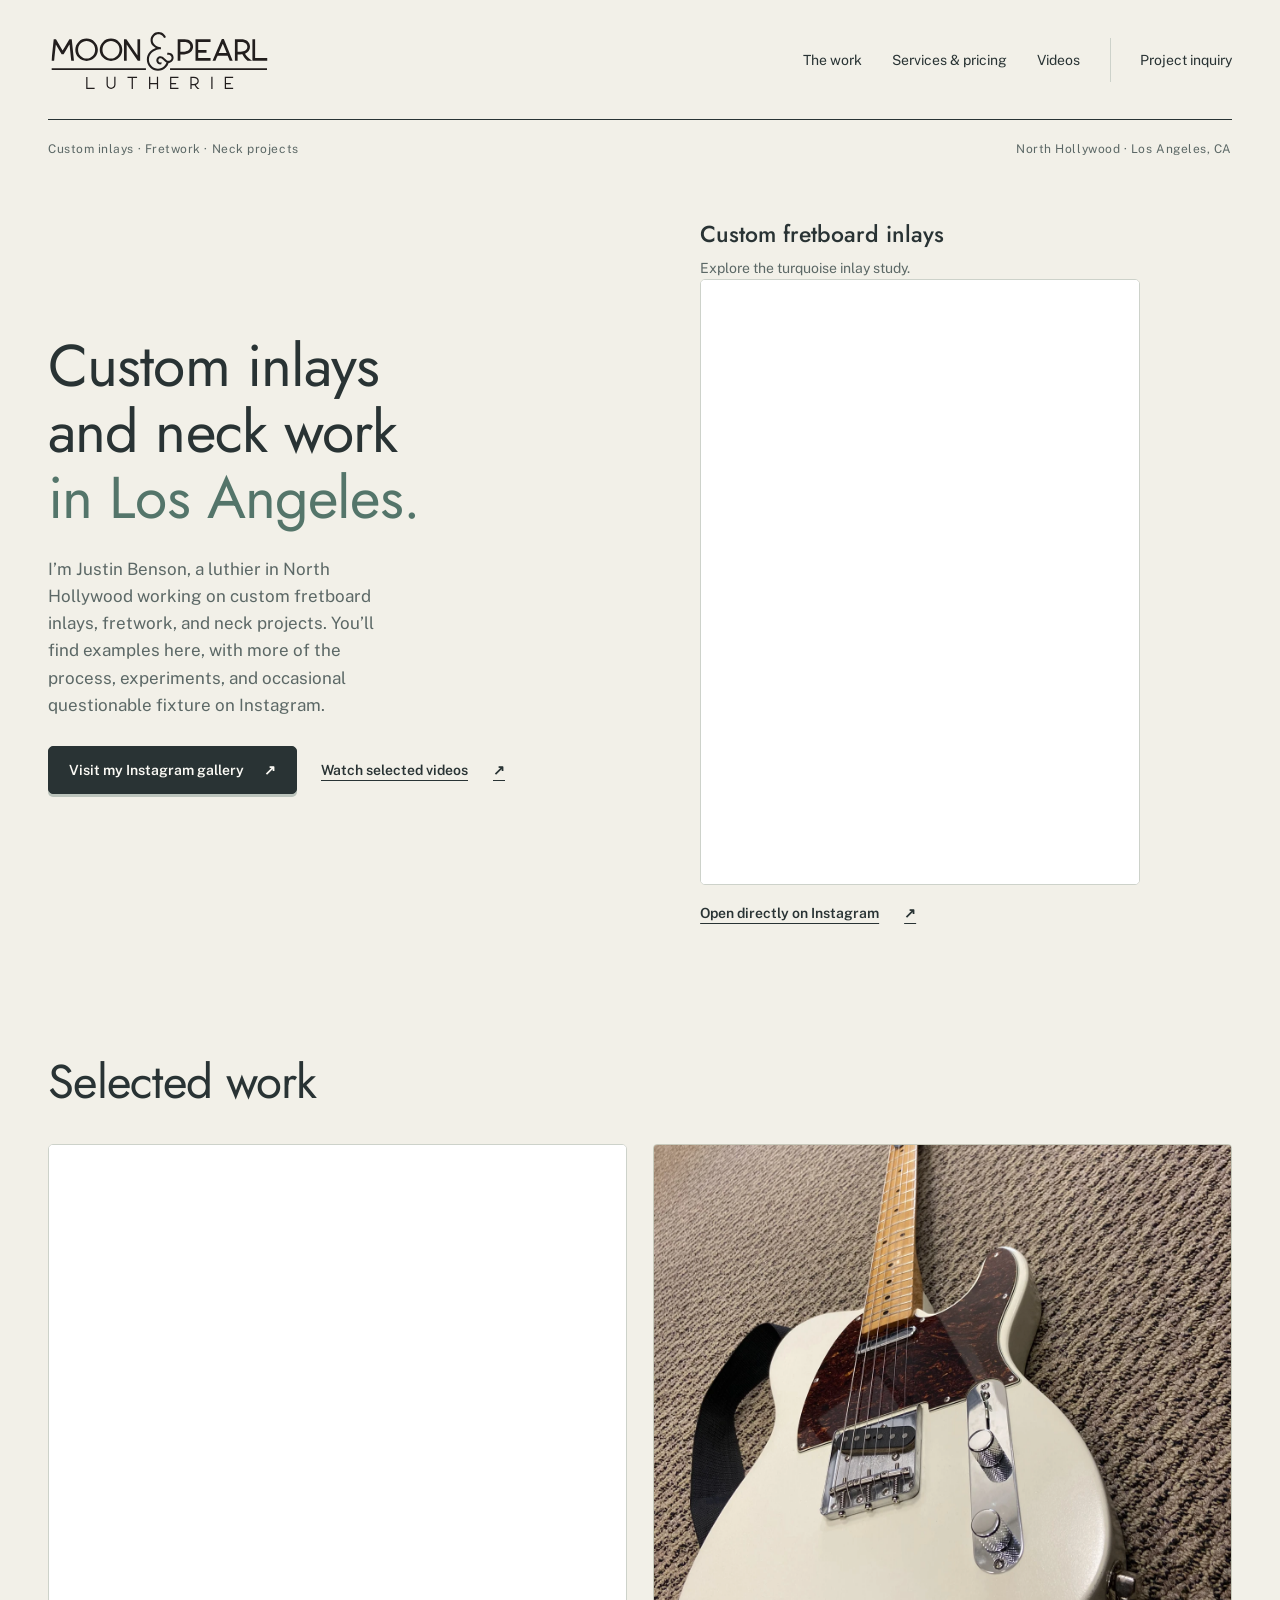
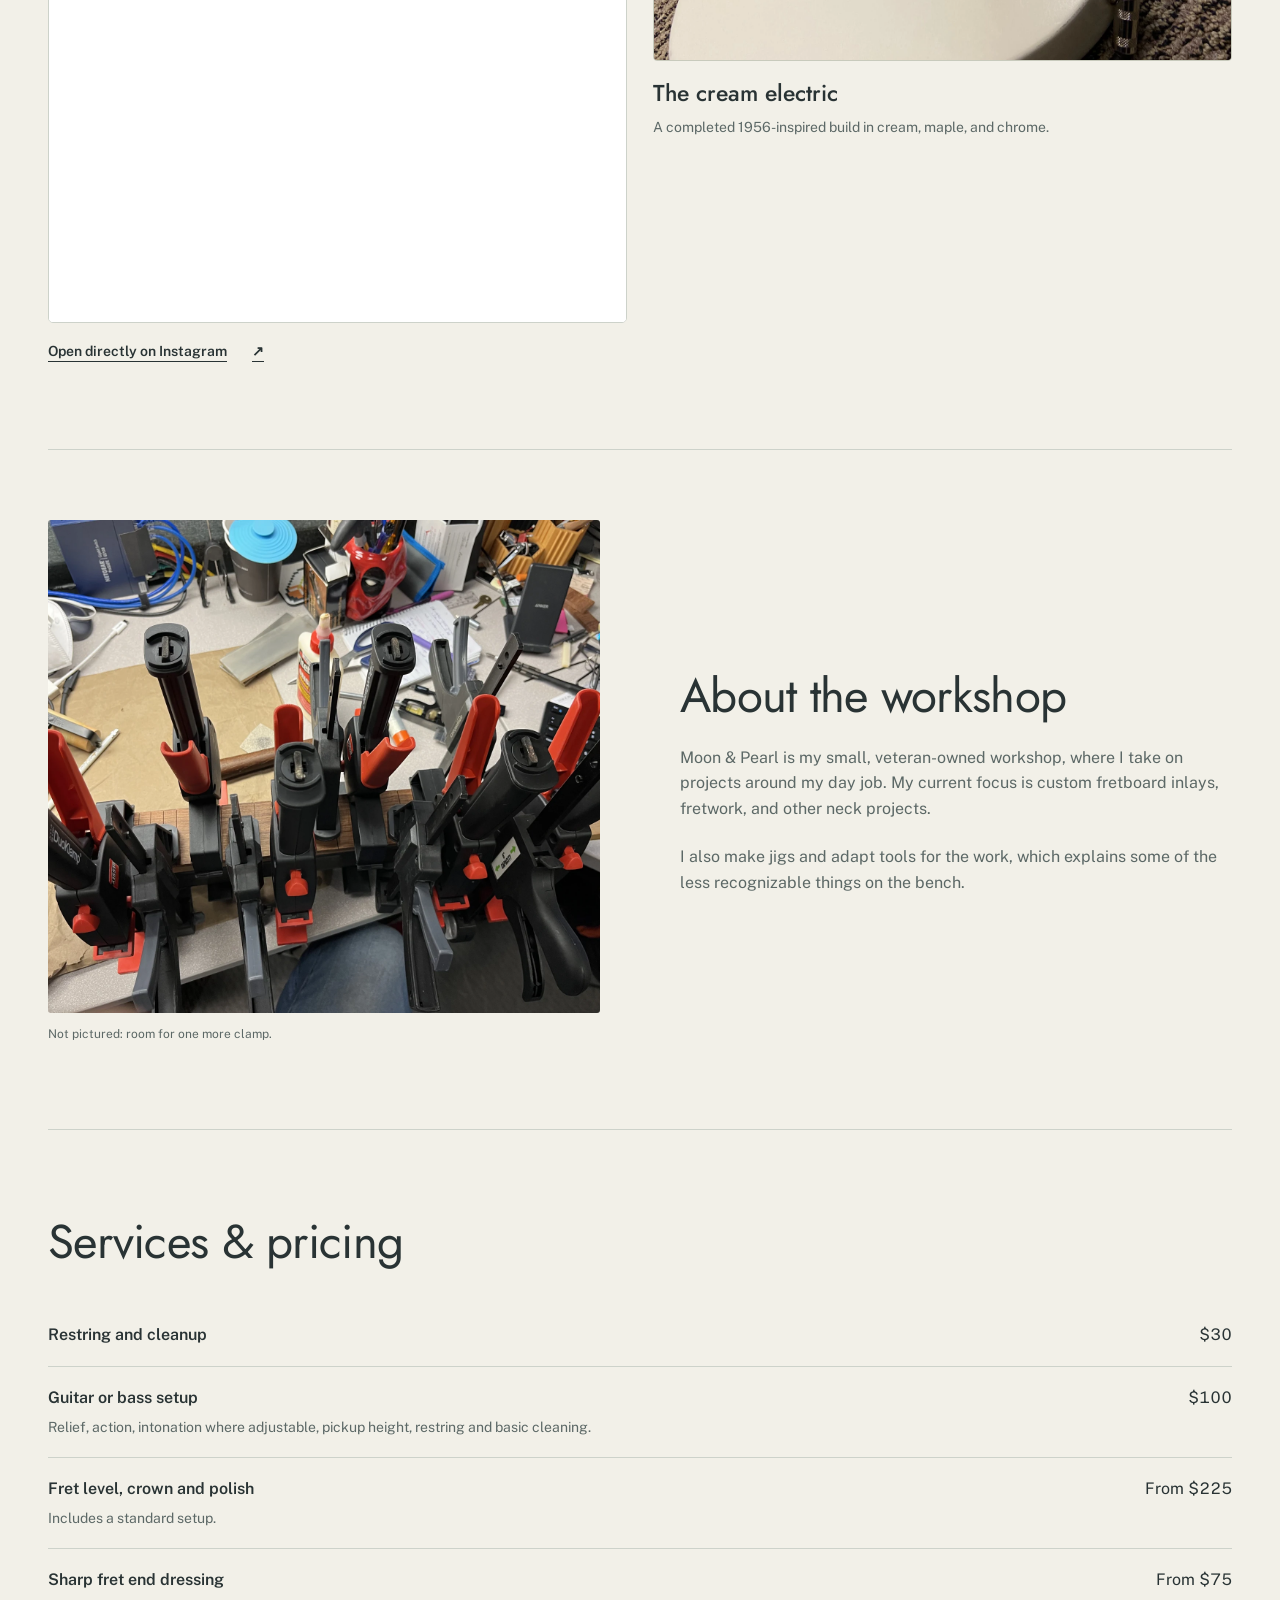
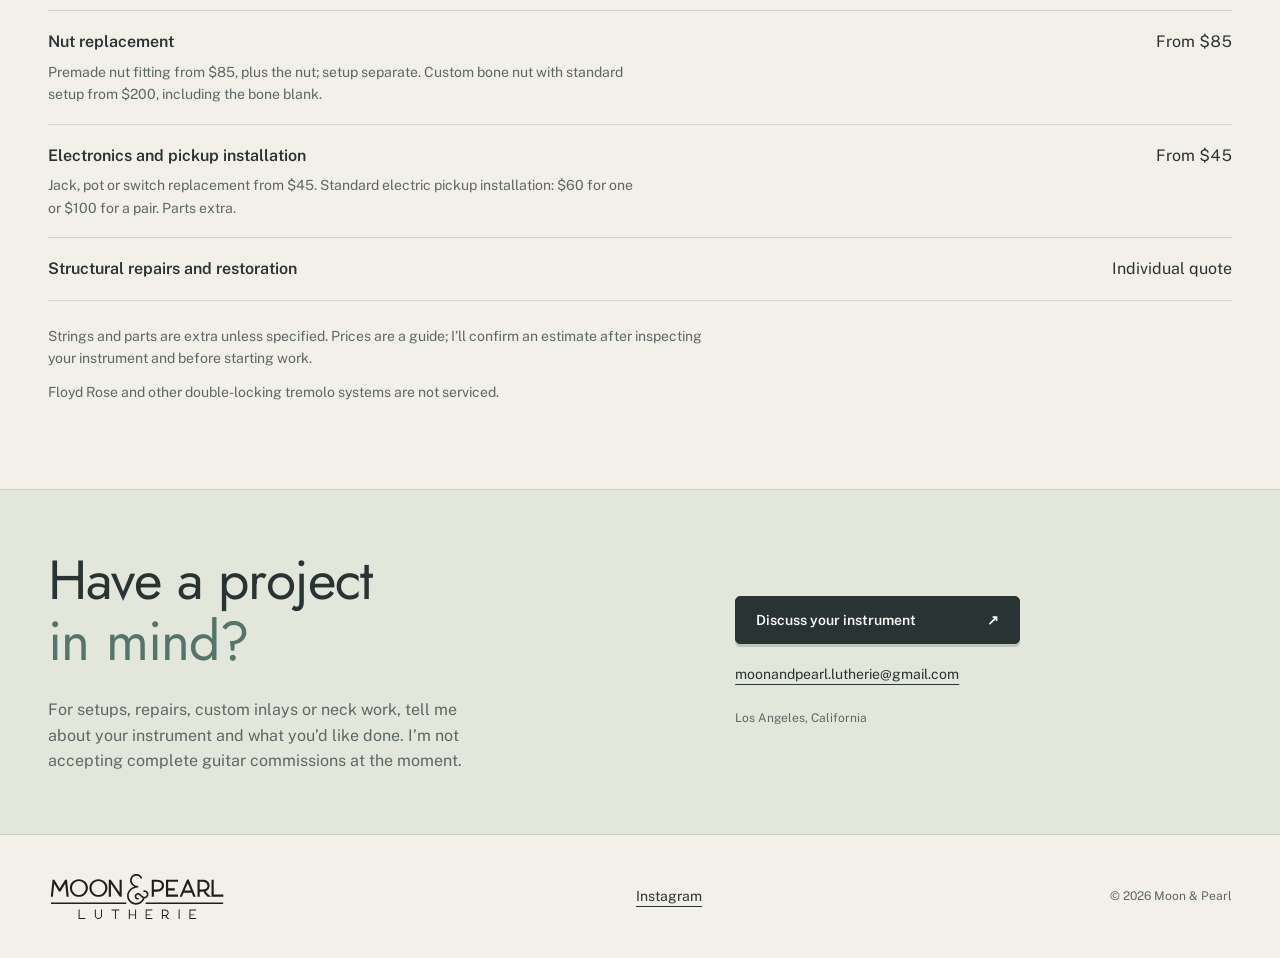
<file: index.html>
<!doctype html>
<html lang="en">
<head>
  <meta charset="utf-8">
  <meta name="viewport" content="width=device-width, initial-scale=1">
  <meta name="theme-color" content="#f2f0e8">
  <meta name="description" content="Custom fretboard inlays, fretwork, and neck projects in Los Angeles. Explore Moon & Pearl instruments and practical notes from the workshop.">
  <title>Moon & Pearl Lutherie · Los Angeles</title>
  <link rel="canonical" href="https://moonandpearllutherie.com/">
  <link rel="icon" href="assets/favicon.png" type="image/png">
  <link rel="stylesheet" href="styles.css">
  <script src="script.js" defer></script>
</head>
<body>
  <a class="skip-link" href="#main">Skip to content</a>
  <header class="masthead wrap">
    <a class="brand" href="/" aria-label="Moon and Pearl Lutherie home"><img src="assets/moon-and-pearl.svg" width="372" height="110" alt="Moon & Pearl Lutherie"></a>
    <nav aria-label="Main navigation"><a href="/#instruments">The work</a><a href="#services">Services &amp; pricing</a><a href="gallery.html">Videos</a><a class="nav-contact" href="inquiry.html">Project inquiry</a></nav>
  </header>
  <main id="main">
    <section class="hero wrap" aria-labelledby="hero-title">
      <div class="hero-topline"><span>Custom inlays · Fretwork · Neck projects</span><span>North Hollywood · Los Angeles, CA</span></div>
      <div class="hero-grid">
        <div class="hero-copy"><h1 id="hero-title">Custom inlays<br>and neck work<br><span>in Los Angeles.</span></h1><p class="intro">I’m Justin Benson, a luthier in North Hollywood working on custom fretboard inlays, fretwork, and neck projects. You’ll find examples here, with more of the process, experiments, and occasional questionable fixture on Instagram.</p><div class="hero-actions"><a class="button primary" href="https://www.instagram.com/moonandpearl.lutherie/" target="_blank" rel="noopener noreferrer">Visit my Instagram gallery <span aria-hidden="true">↗</span></a><a class="text-link" href="gallery.html">Watch selected videos <span aria-hidden="true">↗</span></a></div></div>
        <div class="reel-player hero-reel"><div class="work-card"><a href="custom-inlays.html" class="work-link"><div class="work-heading"><h3>Custom fretboard inlays</h3></div><p>Explore the turquoise inlay study.</p></a></div><div class="reel-window"><iframe class="instagram-frame" title="Moon &amp; Pearl: turquoise inlays against Granadillo on Instagram" src="https://www.instagram.com/reel/CqIoQUSIQ2r/embed/" loading="eager" allow="encrypted-media; fullscreen; picture-in-picture" allowfullscreen referrerpolicy="strict-origin-when-cross-origin"></iframe></div><a class="text-link reel-fallback" href="https://www.instagram.com/reel/CqIoQUSIQ2r/" target="_blank" rel="noopener noreferrer">Open directly on Instagram <span aria-hidden="true">↗</span></a></div>
      </div>
    </section>


    <section id="instruments" class="section wrap" aria-labelledby="work-title">
      <div class="section-heading"><h2 id="work-title">Selected work</h2></div>
      <div class="work-grid">
        <article class="work-card"><div class="reel-player"><div class="reel-window"><iframe class="instagram-frame" title="Moon &amp; Pearl workshop reel on Instagram" src="https://www.instagram.com/reel/DAKC43jyuqj/embed/" loading="lazy" allow="encrypted-media; fullscreen; picture-in-picture" allowfullscreen referrerpolicy="strict-origin-when-cross-origin"></iframe></div><a class="text-link reel-fallback" href="https://www.instagram.com/reel/DAKC43jyuqj/" target="_blank" rel="noopener noreferrer">Open directly on Instagram <span aria-hidden="true">↗</span></a></div></article>
        <article class="work-card"><a href="cream-electric.html" class="work-link"><div class="work-image"><img src="assets/cream-electric.webp" alt="Cream electric guitar with maple neck and dark pickguard" loading="lazy" width="1350" height="1800"></div><div class="work-heading"><h3>The cream electric</h3></div><p>A completed 1956-inspired build in cream, maple, and chrome.</p></a></article>
      </div>
    </section>



    <section id="shop" class="section wrap shop-section" aria-labelledby="shop-title"><figure class="shop-photo"><img src="assets/neck-glue-up.webp" alt="A fingerboard and neck held by an array of red and black clamps in the Moon & Pearl workshop" loading="lazy" width="1800" height="1350"><figcaption>Not pictured: room for one more clamp.</figcaption></figure><div class="shop-copy"><h2 id="shop-title">About the workshop</h2><p>Moon &amp; Pearl is my small, veteran-owned workshop, where I take on projects around my day job. My current focus is custom fretboard inlays, fretwork, and other neck projects.</p><p>I also make jigs and adapt tools for the work, which explains some of the less recognizable things on the bench.</p></div></section>

    <section id="services" class="section wrap services-section" aria-labelledby="services-title">
      <div class="section-heading"><h2 id="services-title">Services &amp; pricing</h2></div>
      <dl class="service-prices">
        <div><dt>Restring and cleanup</dt><dd>$30</dd></div>
        <div><dt>Guitar or bass setup<span>Relief, action, intonation where adjustable, pickup height, restring and basic cleaning.</span></dt><dd>$100</dd></div>
        <div><dt>Fret level, crown and polish<span>Includes a standard setup.</span></dt><dd>From $225</dd></div>
        <div><dt>Sharp fret end dressing</dt><dd>From $75</dd></div>
        <div><dt>Nut replacement<span>Premade nut fitting from $85, plus the nut; setup separate. Custom bone nut with standard setup from $200, including the bone blank.</span></dt><dd>From $85</dd></div>
        <div><dt>Electronics and pickup installation<span>Jack, pot or switch replacement from $45. Standard electric pickup installation: $60 for one or $100 for a pair. Parts extra.</span></dt><dd>From $45</dd></div>
        <div><dt>Structural repairs and restoration</dt><dd>Individual quote</dd></div>
      </dl>
      <div class="pricing-notes"><p>Strings and parts are extra unless specified. Prices are a guide; I’ll confirm an estimate after inspecting your instrument and before starting work.</p><p>Floyd Rose and other double-locking tremolo systems are not serviced.</p></div>
    </section>

    <section id="contact" class="contact-section"><div class="wrap contact-layout"><div><h2>Have a project<br><span>in mind?</span></h2><p>For setups, repairs, custom inlays or neck work, tell me about your instrument and what you’d like done. I’m not accepting complete guitar commissions at the moment.</p></div><div class="contact-actions"><a class="button primary" href="inquiry.html">Discuss your instrument <span aria-hidden="true">↗</span></a><a class="contact-email" href="mailto:moonandpearl.lutherie@gmail.com">moonandpearl.lutherie@gmail.com</a><p>Los Angeles, California</p></div></div></section>
  </main>
  <footer class="footer wrap"><a href="/" aria-label="Back to top"><img src="assets/moon-and-pearl.svg" width="372" height="110" alt="Moon & Pearl Lutherie"></a><a class="footer-instagram" href="https://www.instagram.com/moonandpearl.lutherie/" target="_blank" rel="noopener noreferrer">Instagram</a><span>© <span data-year>2026</span> Moon & Pearl</span></footer>
</body>
</html>
</file>
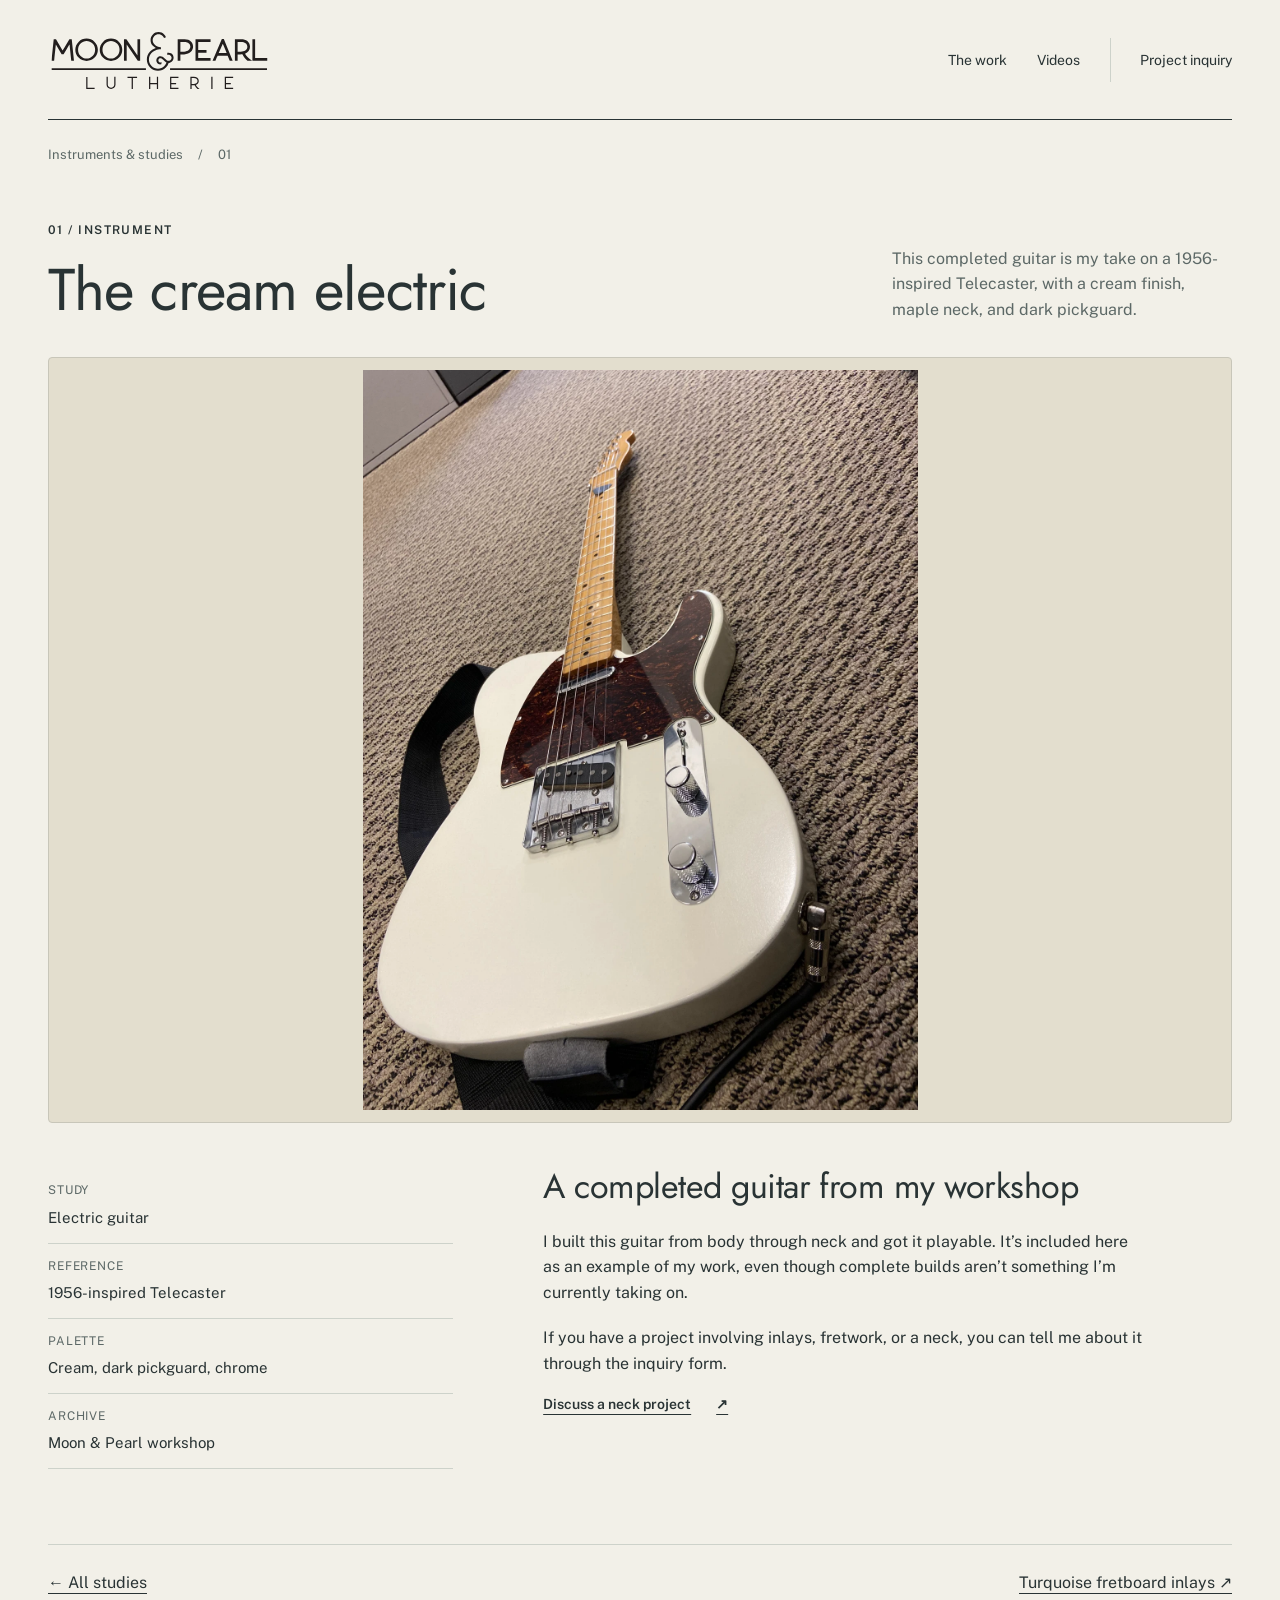
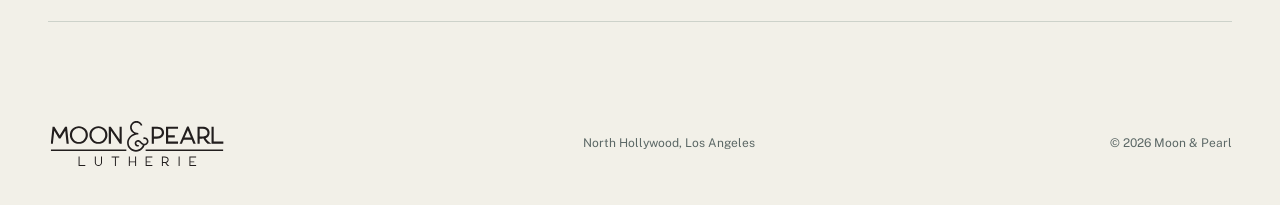
<file: cream-electric.html>
<!doctype html><html lang="en"><head><meta charset="utf-8"><meta name="viewport" content="width=device-width, initial-scale=1"><meta name="theme-color" content="#f2f0e8"><meta name="description" content="This completed guitar is my take on a 1956-inspired Telecaster, with a cream finish, maple neck, and dark pickguard."><title>The cream electric · Moon &amp; Pearl Lutherie</title><link rel="canonical" href="https://moonandpearllutherie.com/cream-electric.html"><link rel="icon" href="assets/favicon.png"><link rel="stylesheet" href="styles.css"><script src="script.js" defer></script></head><body><a class="skip-link" href="#main">Skip to content</a><header class="masthead wrap">
    <a class="brand" href="/" aria-label="Moon and Pearl Lutherie home"><img src="assets/moon-and-pearl.svg" width="372" height="110" alt="Moon & Pearl Lutherie"></a>
    <nav aria-label="Main navigation"><a href="/#instruments">The work</a><a href="gallery.html">Videos</a><a class="nav-contact" href="inquiry.html">Project inquiry</a></nav>
  </header><main id="main" class="wrap"><div class="breadcrumb"><a href="/#instruments">Instruments &amp; studies</a><span aria-hidden="true">/</span><span>01</span></div><section class="study-intro"><div><p class="eyebrow">01 / Instrument</p><h1>The cream electric</h1></div><p>This completed guitar is my take on a 1956-inspired Telecaster, with a cream finish, maple neck, and dark pickguard.</p></section><figure class="study-image"><img src="assets/cream-electric.webp" alt="Cream electric guitar with a dark pickguard, maple neck, and chrome hardware" fetchpriority="high" width="1350" height="1800"></figure><section class="study-body"><dl><div><dt>Study</dt><dd>Electric guitar</dd></div><div><dt>Reference</dt><dd>1956-inspired Telecaster</dd></div><div><dt>Palette</dt><dd>Cream, dark pickguard, chrome</dd></div><div><dt>Archive</dt><dd>Moon &amp; Pearl workshop</dd></div></dl><div><h2>A completed guitar from my workshop</h2><p>I built this guitar from body through neck and got it playable. It’s included here as an example of my work, even though complete builds aren’t something I’m currently taking on.</p><p>If you have a project involving inlays, fretwork, or a neck, you can tell me about it through the inquiry form.</p><a class="text-link" href="inquiry.html">Discuss a neck project <span aria-hidden="true">↗</span></a></div></section><nav class="study-next" aria-label="More instrument studies"><a href="/#instruments">← All studies</a><a href="custom-inlays.html">Turquoise fretboard inlays ↗</a></nav></main><footer class="footer wrap"><a href="/" aria-label="Back to top"><img src="assets/moon-and-pearl.svg" width="372" height="110" alt="Moon & Pearl Lutherie"></a><p>North Hollywood, Los Angeles</p><span>© <span data-year>2026</span> Moon & Pearl</span></footer></body></html>
</file>
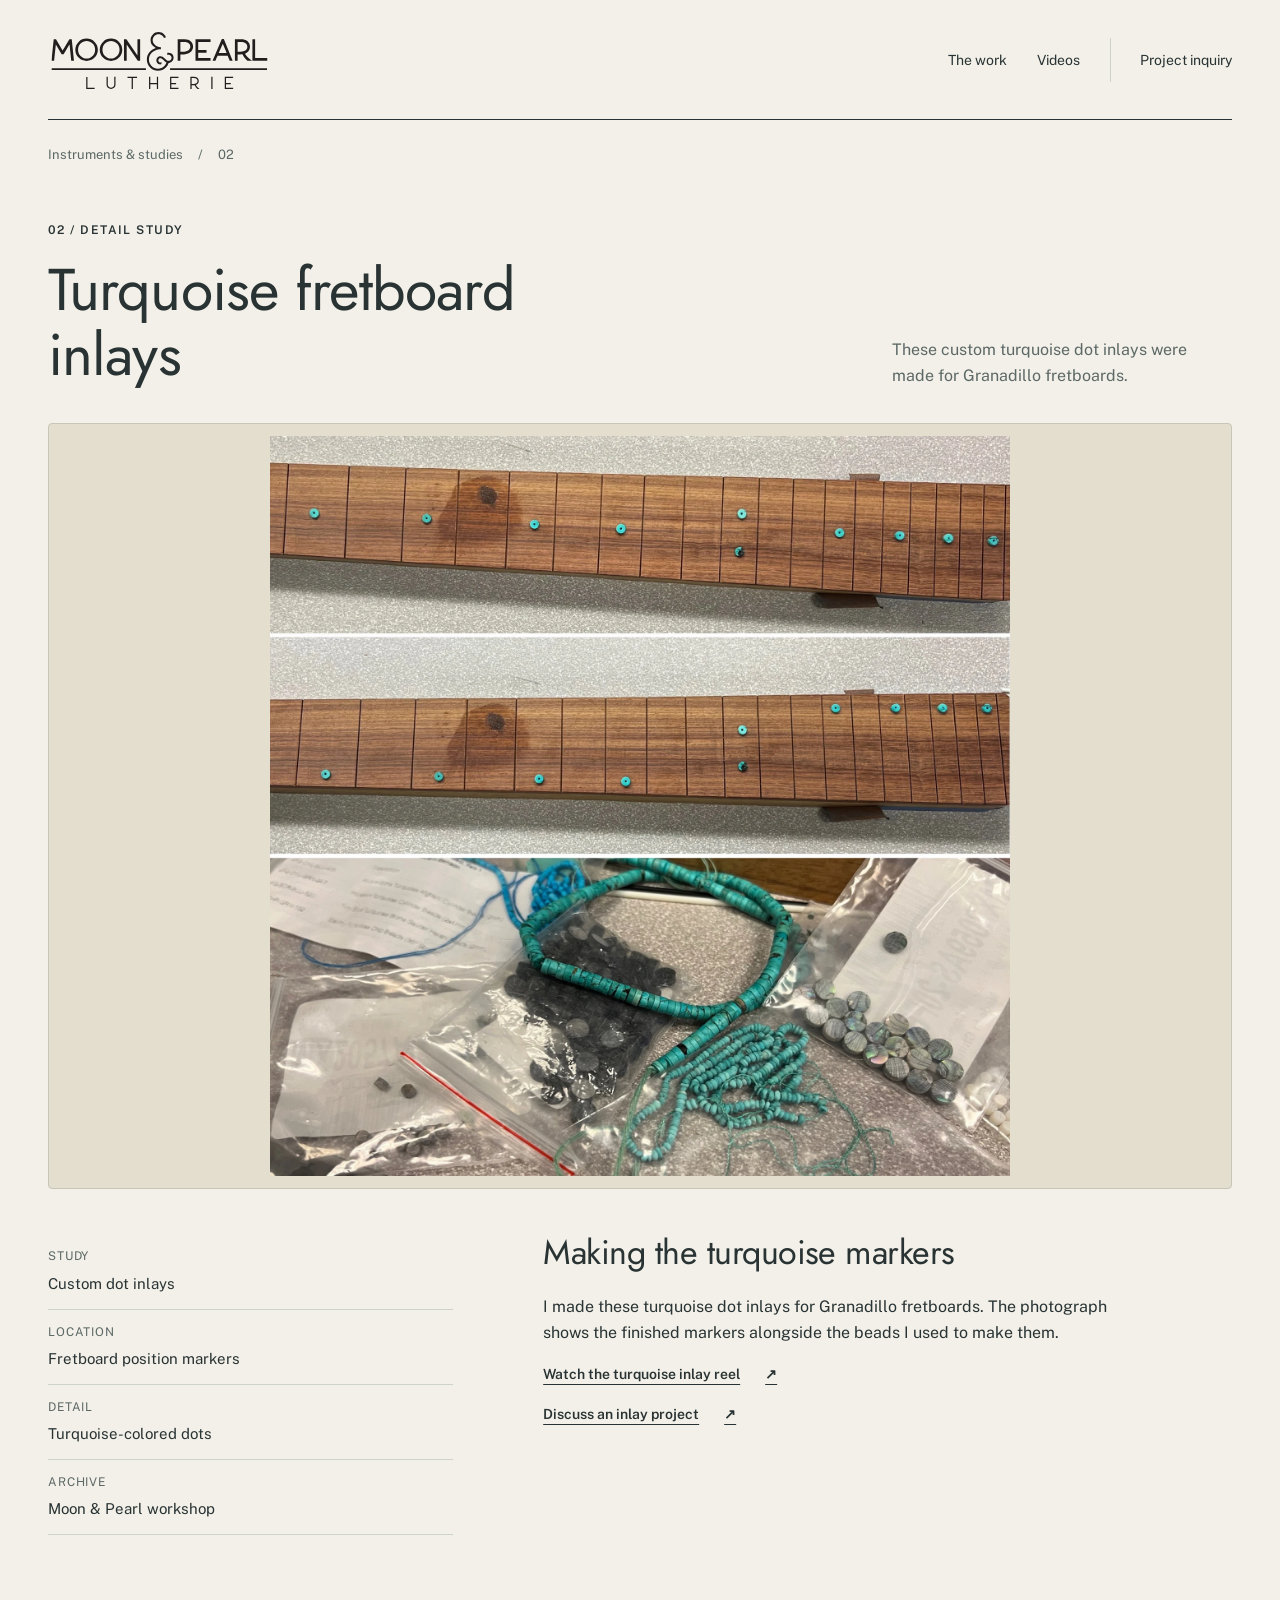
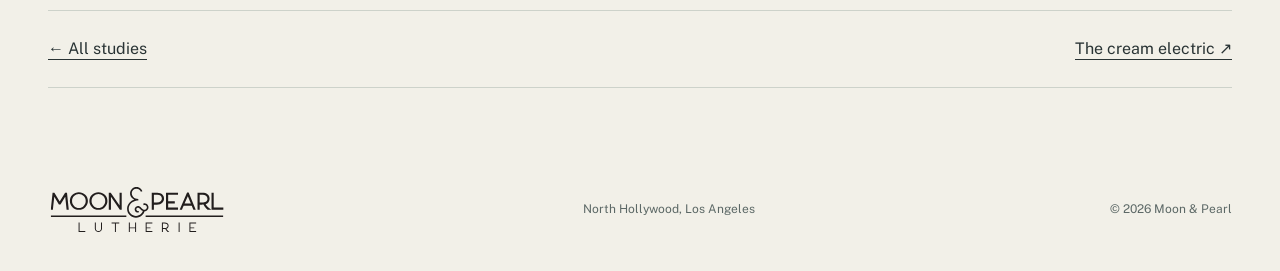
<file: custom-inlays.html>
<!doctype html><html lang="en"><head><meta charset="utf-8"><meta name="viewport" content="width=device-width, initial-scale=1"><meta name="theme-color" content="#f2f0e8"><meta name="description" content="These custom turquoise dot inlays were made for Granadillo fretboards."><title>Turquoise fretboard inlays · Moon &amp; Pearl Lutherie</title><link rel="canonical" href="https://moonandpearllutherie.com/custom-inlays.html"><link rel="icon" href="assets/favicon.png"><link rel="stylesheet" href="styles.css"><script src="script.js" defer></script></head><body><a class="skip-link" href="#main">Skip to content</a><header class="masthead wrap">
    <a class="brand" href="/" aria-label="Moon and Pearl Lutherie home"><img src="assets/moon-and-pearl.svg" width="372" height="110" alt="Moon & Pearl Lutherie"></a>
    <nav aria-label="Main navigation"><a href="/#instruments">The work</a><a href="gallery.html">Videos</a><a class="nav-contact" href="inquiry.html">Project inquiry</a></nav>
  </header><main id="main" class="wrap"><div class="breadcrumb"><a href="/#instruments">Instruments &amp; studies</a><span aria-hidden="true">/</span><span>02</span></div><section class="study-intro"><div><p class="eyebrow">02 / Detail study</p><h1>Turquoise fretboard inlays</h1></div><p>These custom turquoise dot inlays were made for Granadillo fretboards.</p></section><figure class="study-image"><img src="assets/custom-inlays.webp" alt="Two fretboards with custom turquoise-colored dot inlays and loose beads pictured beneath them" fetchpriority="high" width="1800" height="1800"></figure><section class="study-body"><dl><div><dt>Study</dt><dd>Custom dot inlays</dd></div><div><dt>Location</dt><dd>Fretboard position markers</dd></div><div><dt>Detail</dt><dd>Turquoise-colored dots</dd></div><div><dt>Archive</dt><dd>Moon &amp; Pearl workshop</dd></div></dl><div><h2>Making the turquoise markers</h2><p>I made these turquoise dot inlays for Granadillo fretboards. The photograph shows the finished markers alongside the beads I used to make them.</p><a class="text-link" href="gallery.html#turquoise-inlays">Watch the turquoise inlay reel <span aria-hidden="true">↗</span></a><br><a class="text-link" href="inquiry.html">Discuss an inlay project <span aria-hidden="true">↗</span></a></div></section><nav class="study-next" aria-label="More instrument studies"><a href="/#instruments">← All studies</a><a href="cream-electric.html">The cream electric ↗</a></nav></main><footer class="footer wrap"><a href="/" aria-label="Back to top"><img src="assets/moon-and-pearl.svg" width="372" height="110" alt="Moon & Pearl Lutherie"></a><p>North Hollywood, Los Angeles</p><span>© <span data-year>2026</span> Moon & Pearl</span></footer></body></html>
</file>
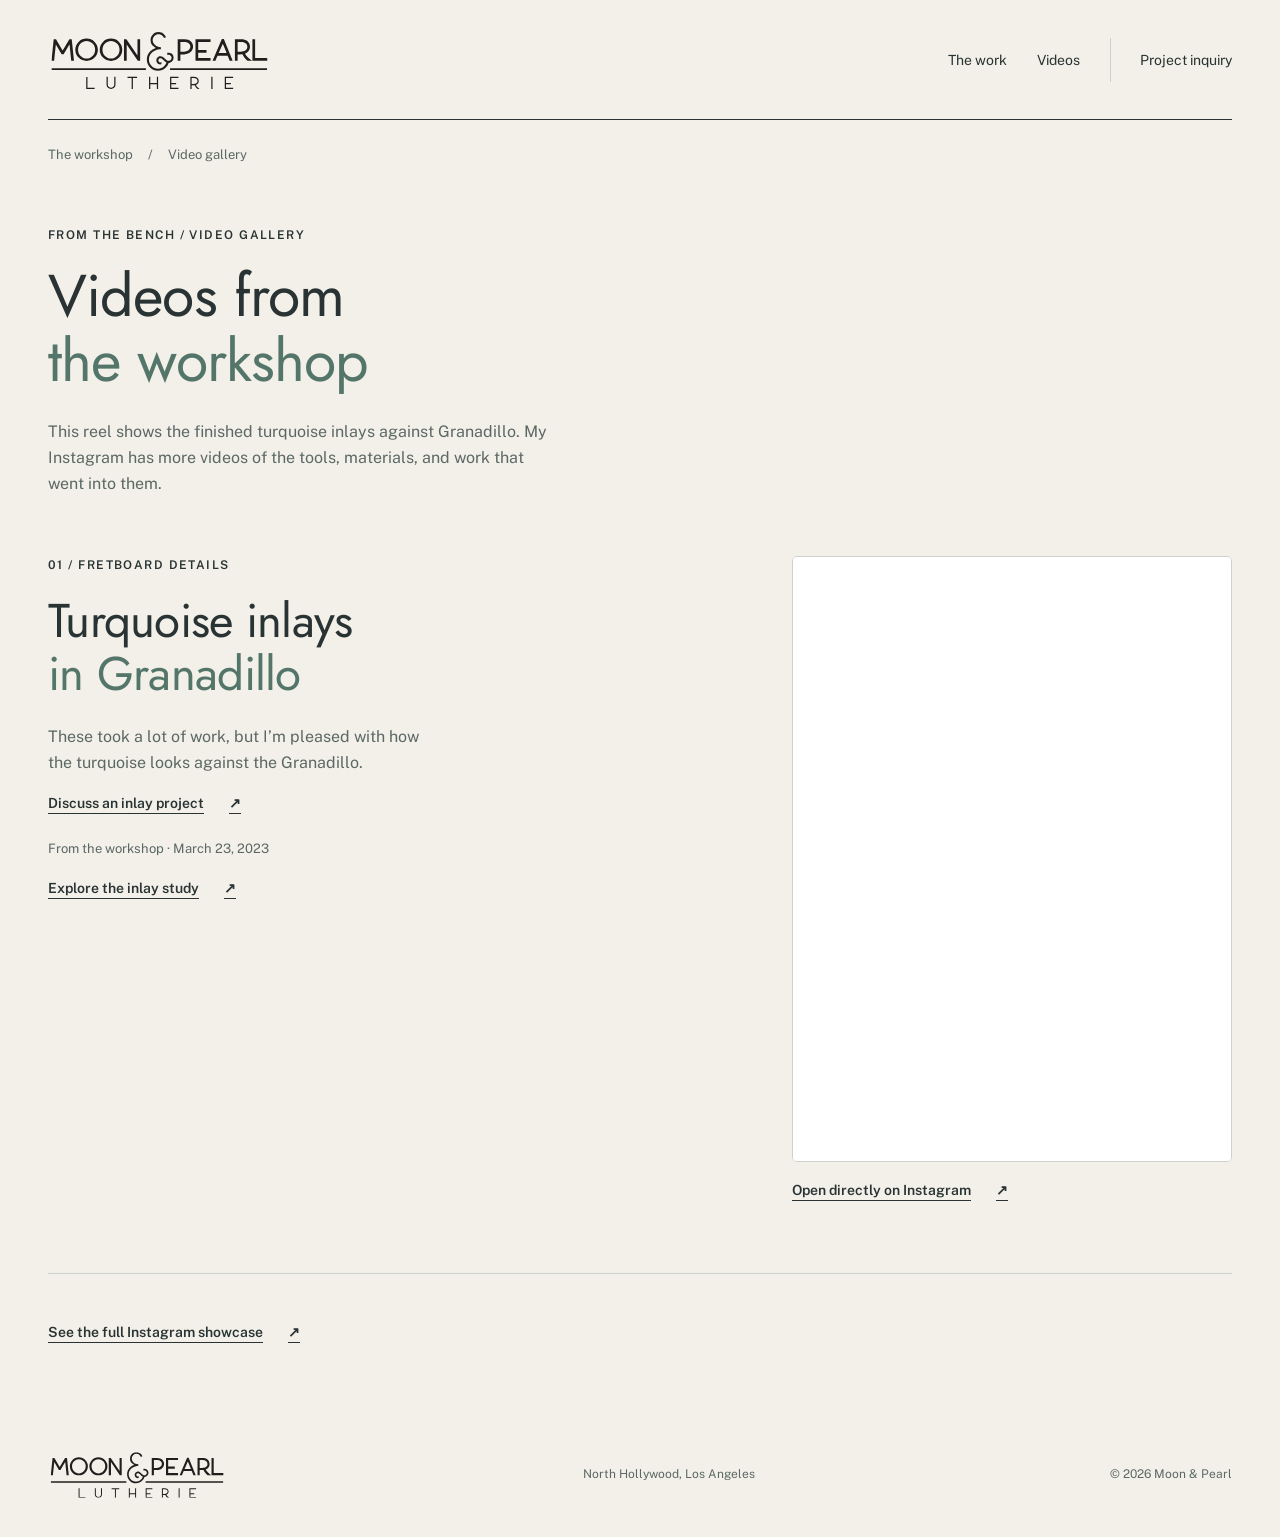
<file: gallery.html>
<!doctype html><html lang="en"><head><meta charset="utf-8"><meta name="viewport" content="width=device-width, initial-scale=1"><meta name="theme-color" content="#f2f0e8"><meta name="description" content="Selected Moon & Pearl workshop videos. Watch turquoise inlays against Granadillo and explore the details behind the instruments."><title>Video gallery · Moon &amp; Pearl Lutherie</title><link rel="canonical" href="https://moonandpearllutherie.com/gallery.html"><link rel="icon" href="assets/favicon.png"><link rel="stylesheet" href="styles.css"><script src="script.js" defer></script></head><body><a class="skip-link" href="#main">Skip to content</a><header class="masthead wrap">
    <a class="brand" href="/" aria-label="Moon and Pearl Lutherie home"><img src="assets/moon-and-pearl.svg" width="372" height="110" alt="Moon & Pearl Lutherie"></a>
    <nav aria-label="Main navigation"><a href="/#instruments">The work</a><a href="gallery.html">Videos</a><a class="nav-contact" href="inquiry.html">Project inquiry</a></nav>
  </header><main id="main" class="wrap"><div class="breadcrumb"><a href="/">The workshop</a><span aria-hidden="true">/</span><span>Video gallery</span></div>
<section class="notes-intro"><p class="eyebrow">From the bench / Video gallery</p><h1>Videos from<br><span>the workshop</span></h1><p>This reel shows the finished turquoise inlays against Granadillo. My Instagram has more videos of the tools, materials, and work that went into them.</p></section>
<article class="reel-feature" id="turquoise-inlays"><div class="reel-copy"><p class="eyebrow">01 / Fretboard details</p><h2>Turquoise inlays<br><span>in Granadillo</span></h2><p>These took a lot of work, but I’m pleased with how the turquoise looks against the Granadillo.</p><a class="text-link" href="inquiry.html">Discuss an inlay project <span aria-hidden="true">↗</span></a><p class="reel-date">From the workshop · March 23, 2023</p><a class="text-link" href="custom-inlays.html">Explore the inlay study <span aria-hidden="true">↗</span></a></div>
<div class="reel-player"><div class="reel-window"><iframe class="instagram-frame" title="Moon &amp; Pearl: turquoise inlays against Granadillo on Instagram" src="https://www.instagram.com/reel/CqIoQUSIQ2r/embed/" loading="eager" allow="encrypted-media; fullscreen; picture-in-picture" allowfullscreen referrerpolicy="strict-origin-when-cross-origin"></iframe></div><a class="text-link reel-fallback" href="https://www.instagram.com/reel/CqIoQUSIQ2r/" target="_blank" rel="noopener noreferrer">Open directly on Instagram <span aria-hidden="true">↗</span></a></div></article>
<div class="notes-end"><a class="text-link" href="https://www.instagram.com/moonandpearl.lutherie/" target="_blank" rel="noopener noreferrer">See the full Instagram showcase <span aria-hidden="true">↗</span></a></div></main><footer class="footer wrap"><a href="/" aria-label="Back to top"><img src="assets/moon-and-pearl.svg" width="372" height="110" alt="Moon & Pearl Lutherie"></a><p>North Hollywood, Los Angeles</p><span>© <span data-year>2026</span> Moon & Pearl</span></footer></body></html>
</file>
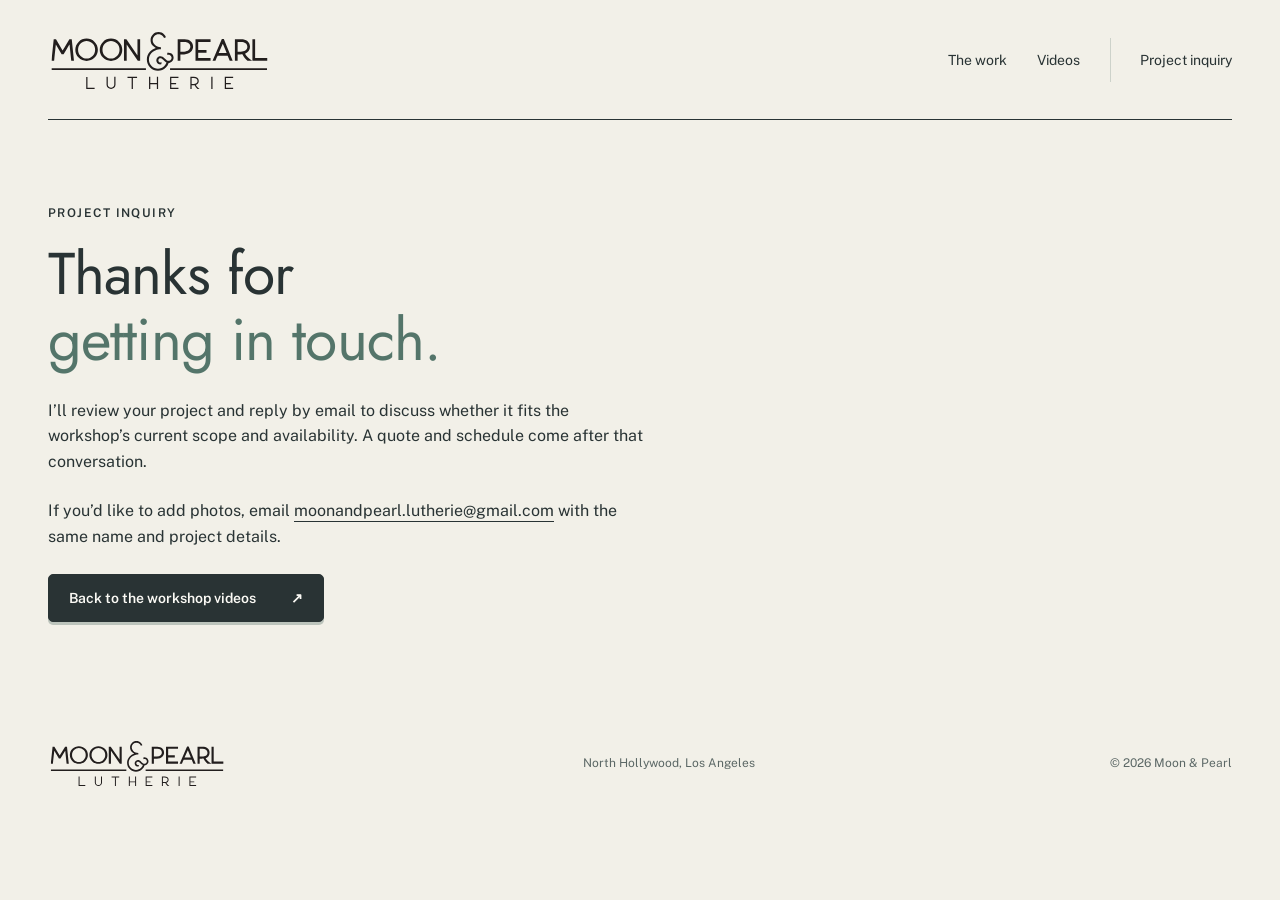
<file: inquiry-thanks.html>
<!doctype html>
<html lang="en"><head><meta charset="utf-8"><meta name="viewport" content="width=device-width, initial-scale=1"><meta name="robots" content="noindex"><meta name="theme-color" content="#f2f0e8"><meta name="description" content="Next steps for your Moon &amp; Pearl neck project inquiry."><title>Thank you for your inquiry · Moon &amp; Pearl Lutherie</title><link rel="icon" href="assets/favicon.png"><link rel="stylesheet" href="styles.css"><script src="script.js" defer></script></head>
<body><a class="skip-link" href="#main">Skip to content</a><header class="masthead wrap">
    <a class="brand" href="/" aria-label="Moon and Pearl Lutherie home"><img src="assets/moon-and-pearl.svg" width="372" height="110" alt="Moon & Pearl Lutherie"></a>
    <nav aria-label="Main navigation"><a href="/#instruments">The work</a><a href="gallery.html">Videos</a><a class="nav-contact" href="inquiry.html">Project inquiry</a></nav>
  </header><main id="main" class="wrap"><section class="notes-intro inquiry-thanks"><p class="eyebrow">Project inquiry</p><h1>Thanks for<br><span>getting in touch.</span></h1><p>I’ll review your project and reply by email to discuss whether it fits the workshop’s current scope and availability. A quote and schedule come after that conversation.</p><p>If you’d like to add photos, email <a href="mailto:moonandpearl.lutherie@gmail.com">moonandpearl.lutherie@gmail.com</a> with the same name and project details.</p><a class="button primary" href="gallery.html">Back to the workshop videos <span aria-hidden="true">↗</span></a></section></main><footer class="footer wrap"><a href="/" aria-label="Back to top"><img src="assets/moon-and-pearl.svg" width="372" height="110" alt="Moon & Pearl Lutherie"></a><p>North Hollywood, Los Angeles</p><span>© <span data-year>2026</span> Moon & Pearl</span></footer></body></html>
</file>
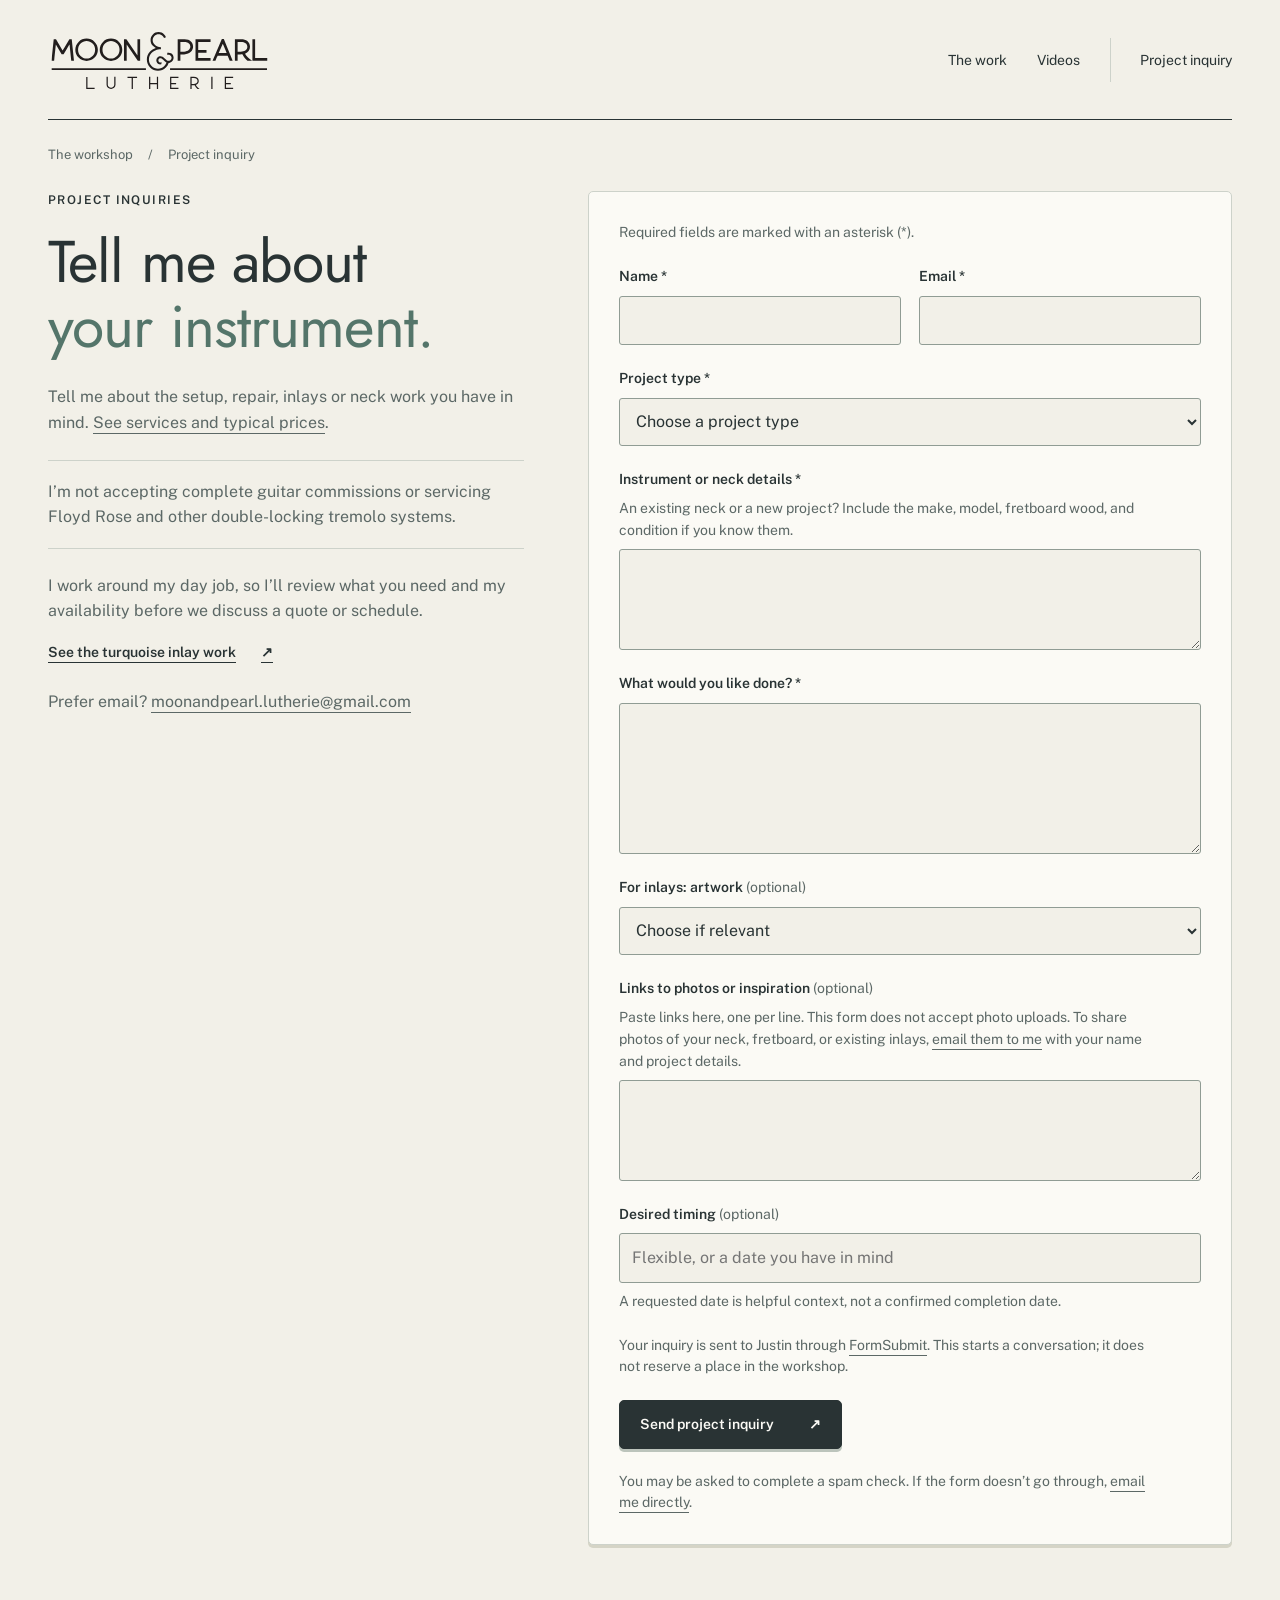
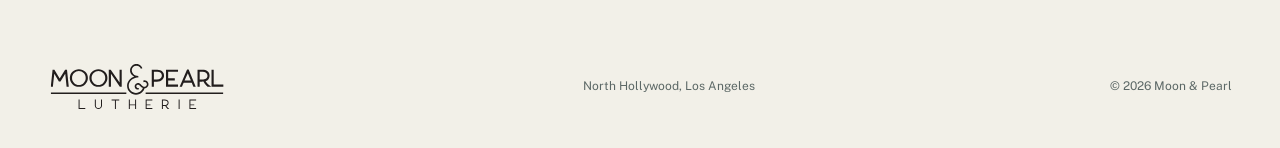
<file: inquiry.html>
<!doctype html>
<html lang="en"><head><meta charset="utf-8"><meta name="viewport" content="width=device-width, initial-scale=1"><meta name="theme-color" content="#f2f0e8"><meta name="description" content="Ask Justin about setups, repairs, custom fretboard inlays, fretwork, and neck projects at Moon &amp; Pearl in Los Angeles."><title>Discuss your instrument · Moon &amp; Pearl Lutherie</title><link rel="canonical" href="https://moonandpearllutherie.com/inquiry.html"><link rel="icon" href="assets/favicon.png"><link rel="stylesheet" href="styles.css"><script src="script.js" defer></script></head>
<body><a class="skip-link" href="#main">Skip to content</a><header class="masthead wrap">
    <a class="brand" href="/" aria-label="Moon and Pearl Lutherie home"><img src="assets/moon-and-pearl.svg" width="372" height="110" alt="Moon & Pearl Lutherie"></a>
    <nav aria-label="Main navigation"><a href="/#instruments">The work</a><a href="gallery.html">Videos</a><a class="nav-contact" href="inquiry.html">Project inquiry</a></nav>
  </header><main id="main" class="wrap inquiry-page">
  <div class="breadcrumb"><a href="/">The workshop</a><span aria-hidden="true">/</span><span>Project inquiry</span></div>
  <div class="inquiry-layout">
    <section class="inquiry-intro" aria-labelledby="inquiry-title">
      <p class="eyebrow">Project inquiries</p>
      <h1 id="inquiry-title">Tell me about<br><span>your instrument.</span></h1>
      <p>Tell me about the setup, repair, inlays or neck work you have in mind. <a href="/#services">See services and typical prices</a>.</p>
      <p class="availability-note">I’m not accepting complete guitar commissions or servicing Floyd Rose and other double-locking tremolo systems.</p>
      <p>I work around my day job, so I’ll review what you need and my availability before we discuss a quote or schedule.</p>
      <a class="text-link" href="gallery.html#turquoise-inlays">See the turquoise inlay work <span aria-hidden="true">↗</span></a>
      <p class="inquiry-direct">Prefer email? <a href="mailto:moonandpearl.lutherie@gmail.com">moonandpearl.lutherie@gmail.com</a></p>
    </section>
    <form class="inquiry-form" action="https://formsubmit.co/moonandpearl.lutherie@gmail.com" method="POST">
      <input type="hidden" name="_subject" value="Moon &amp; Pearl: instrument inquiry">
      <input type="hidden" name="_template" value="table">
      <input type="hidden" name="_next" value="https://moonandpearllutherie.com/inquiry-thanks.html">
      <input type="text" name="_honey" hidden tabindex="-1" autocomplete="off" aria-hidden="true">
      <p class="form-note">Required fields are marked with an asterisk (*).</p>
      <div class="form-row">
        <div class="form-field"><label for="name">Name *</label><input id="name" name="name" autocomplete="name" maxlength="120" required></div>
        <div class="form-field"><label for="email">Email *</label><input id="email" name="email" type="email" autocomplete="email" maxlength="254" required></div>
      </div>
      <div class="form-field"><label for="project-type">Project type *</label><select id="project-type" name="Project type" required><option value="">Choose a project type</option><option>Custom fretboard inlays</option><option>Fretwork</option><option>Other neck work</option><option>Restring or setup</option><option>Nut replacement</option><option>Electronics or pickup installation</option><option>Structural repair or restoration</option></select></div>
      <div class="form-field"><label for="neck-details">Instrument or neck details *</label><p class="field-help" id="neck-help">An existing neck or a new project? Include the make, model, fretboard wood, and condition if you know them.</p><textarea id="neck-details" name="Instrument or neck details" rows="3" maxlength="2500" aria-describedby="neck-help" required></textarea></div>
      <div class="form-field"><label for="project-details">What would you like done? *</label><textarea id="project-details" name="Requested work" rows="5" maxlength="5000" required></textarea></div>
      <div class="form-field"><label for="artwork">For inlays: artwork <span class="optional">(optional)</span></label><select id="artwork" name="Inlay artwork"><option value="">Choose if relevant</option><option>I have artwork or a design</option><option>I have an idea and would like design help</option><option>I’m still exploring</option></select></div>
      <div class="form-field"><label for="references">Links to photos or inspiration <span class="optional">(optional)</span></label><p class="field-help" id="references-help">Paste links here, one per line. This form does not accept photo uploads. To share photos of your neck, fretboard, or existing inlays, <a href="mailto:moonandpearl.lutherie@gmail.com">email them to me</a> with your name and project details.</p><textarea id="references" name="Photo or reference links" rows="3" maxlength="3000" aria-describedby="references-help" spellcheck="false"></textarea></div>
      <div class="form-field"><label for="timing">Desired timing <span class="optional">(optional)</span></label><input id="timing" name="Desired timing" placeholder="Flexible, or a date you have in mind" maxlength="200"><p class="field-help">A requested date is helpful context, not a confirmed completion date.</p></div>
      <p class="form-note">Your inquiry is sent to Justin through <a href="https://formsubmit.co/privacy.pdf" target="_blank" rel="noopener noreferrer">FormSubmit</a>. This starts a conversation; it does not reserve a place in the workshop.</p>
      <button class="button primary" type="submit">Send project inquiry <span aria-hidden="true">↗</span></button>
      <p class="form-note">You may be asked to complete a spam check. If the form doesn’t go through, <a href="mailto:moonandpearl.lutherie@gmail.com">email me directly</a>.</p>
    </form>
  </div>
</main><footer class="footer wrap"><a href="/" aria-label="Back to top"><img src="assets/moon-and-pearl.svg" width="372" height="110" alt="Moon & Pearl Lutherie"></a><p>North Hollywood, Los Angeles</p><span>© <span data-year>2026</span> Moon & Pearl</span></footer></body></html>
</file>
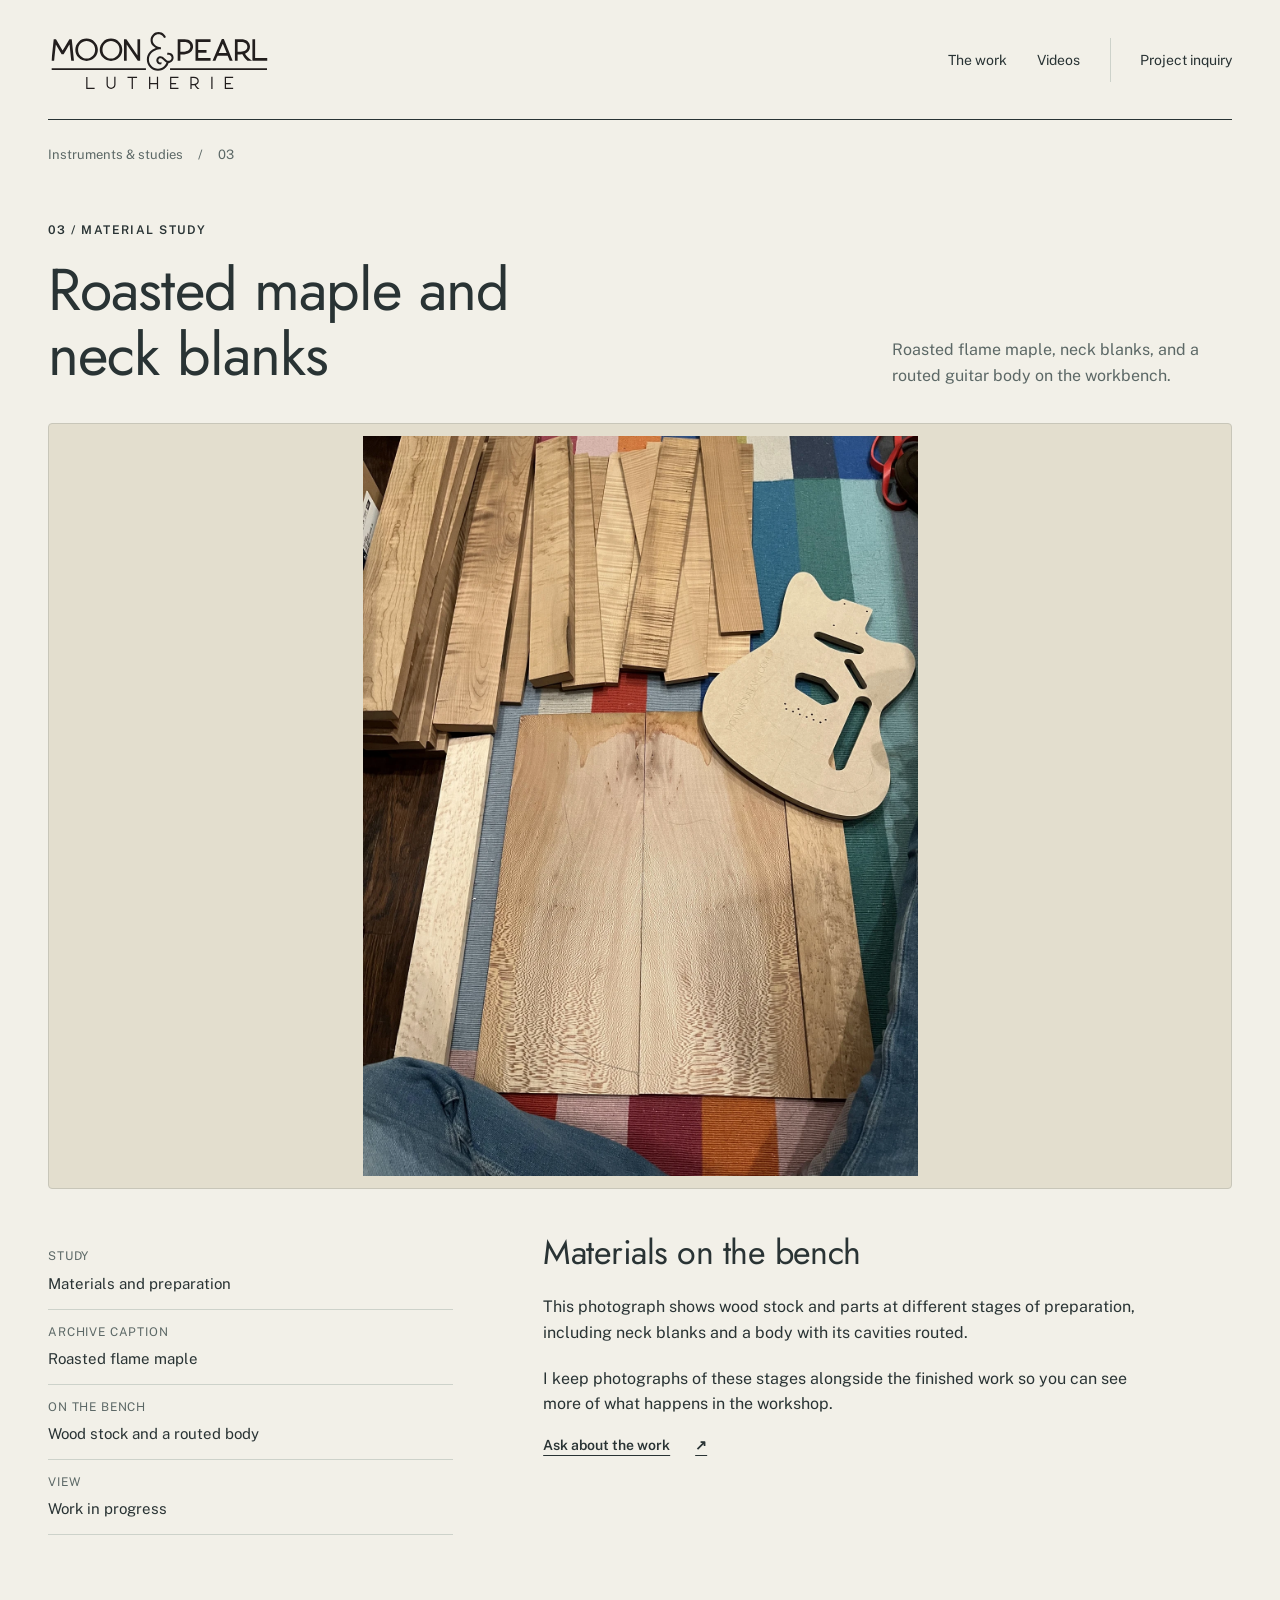
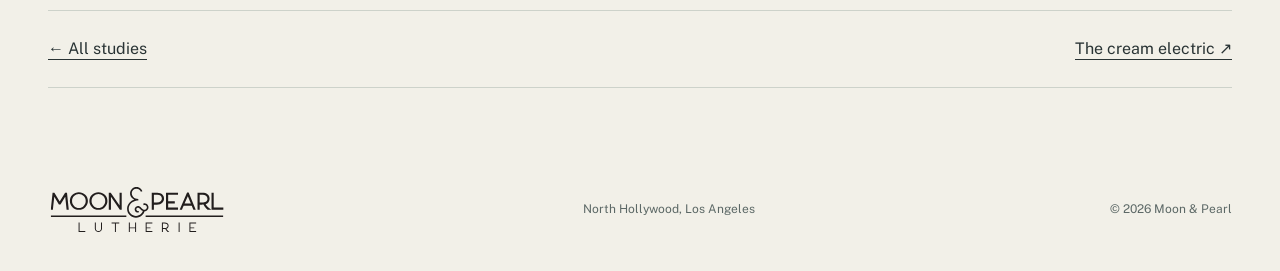
<file: maple-stock.html>
<!doctype html><html lang="en"><head><meta charset="utf-8"><meta name="viewport" content="width=device-width, initial-scale=1"><meta name="theme-color" content="#f2f0e8"><meta name="description" content="Roasted flame maple, neck blanks, and a routed guitar body on the workbench."><title>Roasted maple and neck blanks · Moon &amp; Pearl Lutherie</title><link rel="canonical" href="https://moonandpearllutherie.com/maple-stock.html"><link rel="icon" href="assets/favicon.png"><link rel="stylesheet" href="styles.css"><script src="script.js" defer></script></head><body><a class="skip-link" href="#main">Skip to content</a><header class="masthead wrap">
    <a class="brand" href="/" aria-label="Moon and Pearl Lutherie home"><img src="assets/moon-and-pearl.svg" width="372" height="110" alt="Moon & Pearl Lutherie"></a>
    <nav aria-label="Main navigation"><a href="/#instruments">The work</a><a href="gallery.html">Videos</a><a class="nav-contact" href="inquiry.html">Project inquiry</a></nav>
  </header><main id="main" class="wrap"><div class="breadcrumb"><a href="/#instruments">Instruments &amp; studies</a><span aria-hidden="true">/</span><span>03</span></div><section class="study-intro"><div><p class="eyebrow">03 / Material study</p><h1>Roasted maple and neck blanks</h1></div><p>Roasted flame maple, neck blanks, and a routed guitar body on the workbench.</p></section><figure class="study-image"><img src="assets/maple-stock.webp" alt="Figured wood stock, neck blanks, and a routed guitar body laid out on a work surface" fetchpriority="high" width="1350" height="1800"></figure><section class="study-body"><dl><div><dt>Study</dt><dd>Materials and preparation</dd></div><div><dt>Archive caption</dt><dd>Roasted flame maple</dd></div><div><dt>On the bench</dt><dd>Wood stock and a routed body</dd></div><div><dt>View</dt><dd>Work in progress</dd></div></dl><div><h2>Materials on the bench</h2><p>This photograph shows wood stock and parts at different stages of preparation, including neck blanks and a body with its cavities routed.</p><p>I keep photographs of these stages alongside the finished work so you can see more of what happens in the workshop.</p><a class="text-link" href="mailto:moonandpearl.lutherie@gmail.com">Ask about the work <span aria-hidden="true">↗</span></a></div></section><nav class="study-next" aria-label="More instrument studies"><a href="/#instruments">← All studies</a><a href="cream-electric.html">The cream electric ↗</a></nav></main><footer class="footer wrap"><a href="/" aria-label="Back to top"><img src="assets/moon-and-pearl.svg" width="372" height="110" alt="Moon & Pearl Lutherie"></a><p>North Hollywood, Los Angeles</p><span>© <span data-year>2026</span> Moon & Pearl</span></footer></body></html>
</file>
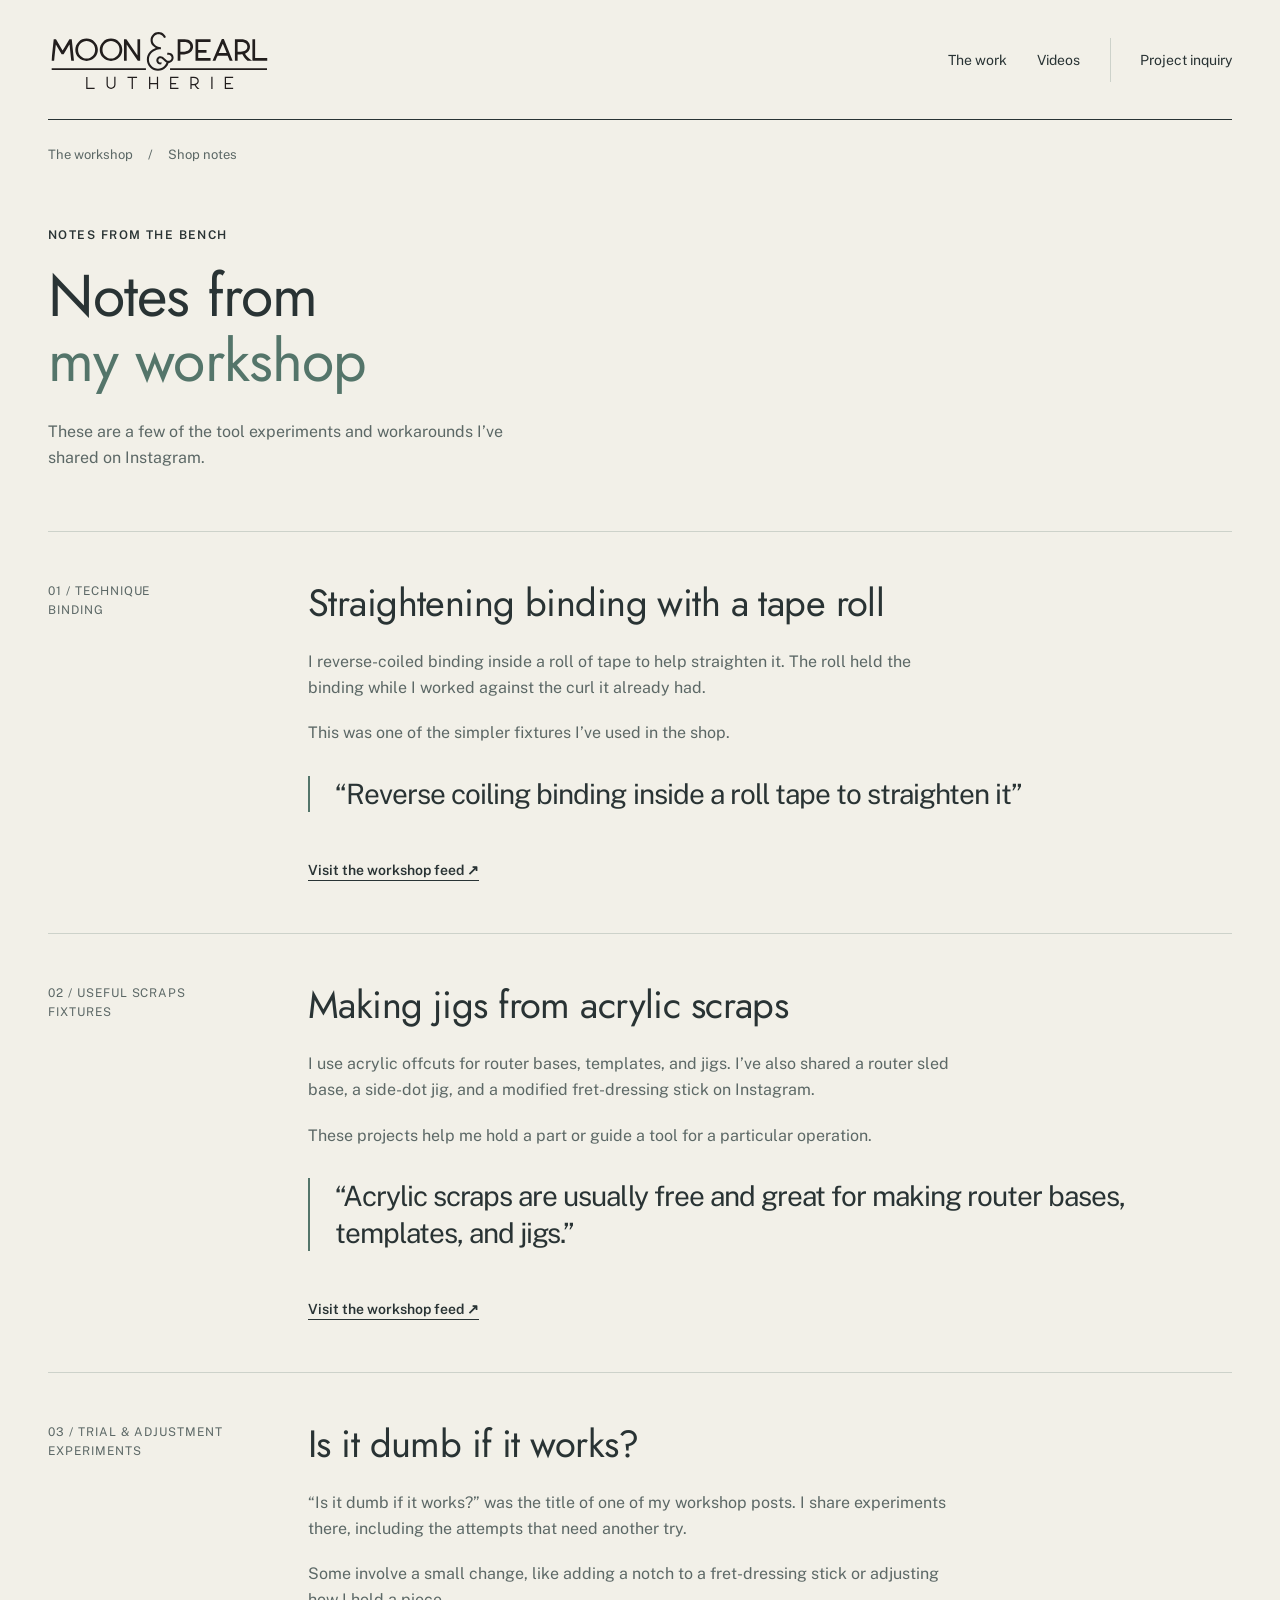
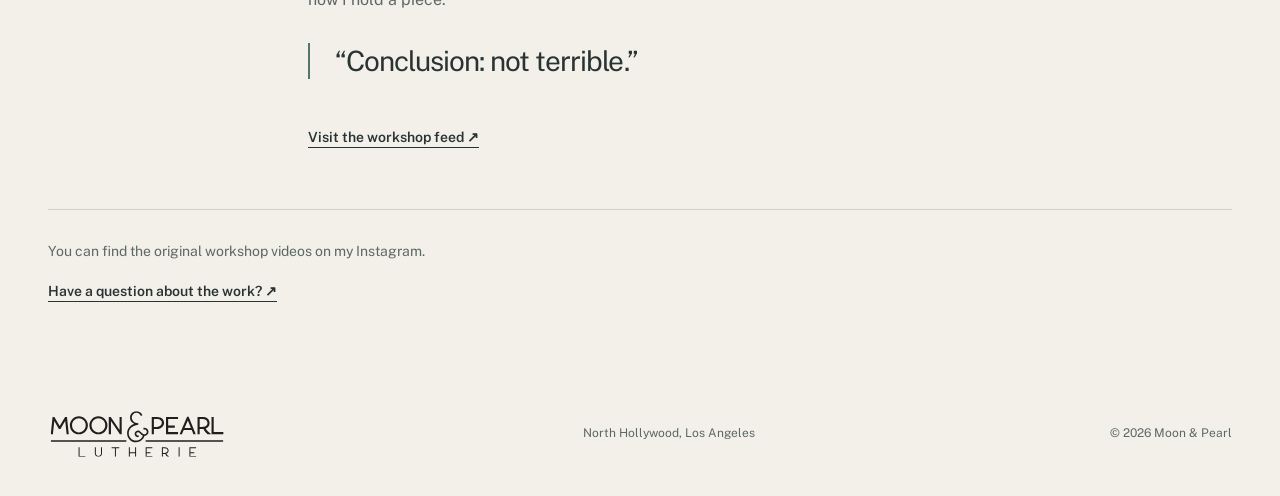
<file: notes.html>
<!doctype html><html lang="en"><head><meta charset="utf-8"><meta name="viewport" content="width=device-width, initial-scale=1"><meta name="theme-color" content="#f2f0e8"><meta name="description" content="Tools, fixtures, small fixes, and practical experiments from the Moon &amp; Pearl Lutherie workshop in Los Angeles."><title>Shop notes · Moon &amp; Pearl Lutherie</title><link rel="canonical" href="https://moonandpearllutherie.com/notes.html"><link rel="icon" href="assets/favicon.png"><link rel="stylesheet" href="styles.css"><script src="script.js" defer></script></head><body><a class="skip-link" href="#main">Skip to content</a><header class="masthead wrap">
    <a class="brand" href="/" aria-label="Moon and Pearl Lutherie home"><img src="assets/moon-and-pearl.svg" width="372" height="110" alt="Moon & Pearl Lutherie"></a>
    <nav aria-label="Main navigation"><a href="/#instruments">The work</a><a href="gallery.html">Videos</a><a class="nav-contact" href="inquiry.html">Project inquiry</a></nav>
  </header><main id="main" class="wrap"><div class="breadcrumb"><a href="/">The workshop</a><span aria-hidden="true">/</span><span>Shop notes</span></div><section class="notes-intro"><p class="eyebrow">Notes from the bench</p><h1>Notes from<br><span>my workshop</span></h1><p>These are a few of the tool experiments and workarounds I’ve shared on Instagram.</p></section>
<article class="long-note" id="binding"><div class="note-kicker">01 / Technique<br>Binding</div><div><h2>Straightening binding with a tape roll</h2><p>I reverse-coiled binding inside a roll of tape to help straighten it. The roll held the binding while I worked against the curl it already had.</p><p>This was one of the simpler fixtures I’ve used in the shop.</p><blockquote>“Reverse coiling binding inside a roll tape to straighten it”</blockquote><a class="text-link" href="https://www.instagram.com/moonandpearl.lutherie/" target="_blank" rel="noopener noreferrer">Visit the workshop feed ↗</a></div></article>
<article class="long-note" id="jigs"><div class="note-kicker">02 / Useful scraps<br>Fixtures</div><div><h2>Making jigs from acrylic scraps</h2><p>I use acrylic offcuts for router bases, templates, and jigs. I’ve also shared a router sled base, a side-dot jig, and a modified fret-dressing stick on Instagram.</p><p>These projects help me hold a part or guide a tool for a particular operation.</p><blockquote>“Acrylic scraps are usually free and great for making router bases, templates, and jigs.”</blockquote><a class="text-link" href="https://www.instagram.com/moonandpearl.lutherie/" target="_blank" rel="noopener noreferrer">Visit the workshop feed ↗</a></div></article>
<article class="long-note" id="iteration"><div class="note-kicker">03 / Trial &amp; adjustment<br>Experiments</div><div><h2>Is it dumb if it works?</h2><p>“Is it dumb if it works?” was the title of one of my workshop posts. I share experiments there, including the attempts that need another try.</p><p>Some involve a small change, like adding a notch to a fret-dressing stick or adjusting how I hold a piece.</p><blockquote>“Conclusion: not terrible.”</blockquote><a class="text-link" href="https://www.instagram.com/moonandpearl.lutherie/" target="_blank" rel="noopener noreferrer">Visit the workshop feed ↗</a></div></article>
<div class="notes-end"><p>You can find the original workshop videos on my Instagram.</p><a class="text-link" href="/#contact">Have a question about the work? ↗</a></div></main><footer class="footer wrap"><a href="/" aria-label="Back to top"><img src="assets/moon-and-pearl.svg" width="372" height="110" alt="Moon & Pearl Lutherie"></a><p>North Hollywood, Los Angeles</p><span>© <span data-year>2026</span> Moon & Pearl</span></footer></body></html>
</file>
<file: styles.css>
@font-face{font-family:Jost;src:url('assets/jost.ttf') format('truetype');font-style:normal;font-weight:100 900;font-display:swap}
@font-face{font-family:Public Sans;src:url('assets/public-sans.ttf') format('truetype');font-style:normal;font-weight:100 900;font-display:swap}
:root{--paper:#f2f0e8;--surface:#fbfaf5;--ink:#293334;--muted:#5c6866;--line:#cdd2ca;--green:#54756a;--blue:#426f9b;--lilac:#e4ddea;--sand:#e8dfc9;--radius:5px;--font:'Public Sans',Arial,Helvetica,sans-serif}
*{box-sizing:border-box}html{scroll-behavior:smooth;scroll-padding-top:24px}body{margin:0;background:var(--paper);color:var(--ink);font:400 16px/1.6 var(--font);-webkit-font-smoothing:antialiased}img{display:block;max-width:100%;height:auto}a{color:inherit;text-underline-offset:5px}button{font:inherit;color:inherit}a,button{-webkit-tap-highlight-color:transparent}button{cursor:pointer}button:focus-visible,a:focus-visible{outline:3px solid var(--blue);outline-offset:5px}::selection{background:#d9ccec}h1,h2,h3,p,figure{margin:0}h1,h2,h3{font-family:Jost,'Public Sans',Arial,sans-serif;font-weight:400;line-height:1.12;letter-spacing:-.015em}h1{font-size:clamp(44px,4.6vw,66px)}h2{font-size:clamp(35px,3.7vw,51px)}h3{font-size:24px;letter-spacing:0;font-weight:500}h1 span,h2 span{color:var(--green)}p{max-width:60ch}.wrap{max-width:1240px;width:calc(100% - 96px);margin-inline:auto}.eyebrow{font-size:12px;text-transform:uppercase;letter-spacing:.12em;font-weight:600;line-height:1.5}.skip-link{position:fixed;top:10px;left:10px;background:var(--ink);color:white;padding:12px 20px;z-index:100;transform:translateY(-150%)}.skip-link:focus{transform:none}.masthead{display:flex;align-items:center;justify-content:space-between;gap:36px;padding-block:27px 25px;border-bottom:1px solid var(--ink)}.brand{flex:0 0 225px}.brand img{width:225px;mix-blend-mode:multiply}.masthead nav{display:flex;align-items:center;gap:30px}.masthead nav a{font-size:14px;text-decoration:none;padding-block:10px;white-space:nowrap}.masthead nav a:hover{text-decoration:underline}.masthead .nav-contact{border-left:1px solid var(--line);padding-left:29px}.nav-contact span{margin-left:16px}.hero{padding-top:20px;padding-bottom:44px}.hero-topline{display:flex;justify-content:space-between;font-size:12px;letter-spacing:.045em;color:var(--muted)}.hero-grid{display:grid;grid-template-columns:.9fr 1.1fr;gap:50px;align-items:center;margin-top:43px}.hero-copy .eyebrow{margin-bottom:24px}.hero-copy .intro{max-width:36ch;margin:25px 0 27px;color:var(--muted);font-size:17px}.button{min-height:48px;border:1px solid var(--ink);border-radius:var(--radius);display:inline-flex;align-items:center;justify-content:space-between;gap:35px;padding:12px 20px;text-decoration:none;font-size:14px;font-weight:600;transition:background .16s,transform .16s;box-shadow:0 3px 0 #bcc4bc}.button.primary{color:var(--surface);background:var(--ink)}.button:hover{background:#40574e}.button:active{transform:translateY(2px);box-shadow:0 1px 0 #bcc4bc}.photo-mount{position:relative;padding:11px;background:#e3dece;border:1px solid #c8c6b9;border-radius:5px;box-shadow:0 4px 0 #d5d4c6}.hero-photo img{width:100%;height:440px;object-fit:cover;object-position:53% 50%;border-radius:1px}.hero-photo figcaption,.detail-figure figcaption{display:flex;justify-content:space-between;gap:16px;font-size:12px;color:var(--muted);padding-top:15px}.hero-photo figcaption span:last-child{text-align:right}.section{padding-block:85px}.section-heading{display:flex;justify-content:space-between;align-items:flex-end;gap:50px;margin-bottom:36px}.section-heading .eyebrow{margin-bottom:21px}.section-heading>p,.section-heading>div+div{max-width:365px;color:var(--muted)}.work-grid{display:grid;grid-template-columns:repeat(2,minmax(0,1fr));gap:26px}.work-link{display:block;text-decoration:none}.work-image{position:relative;overflow:hidden;background:#dfdfd1;border:1px solid #c8cabc;border-radius:4px}.work-image img{width:100%;aspect-ratio:1.12;object-fit:cover;transition:transform .25s}.work-link:hover .work-image img{transform:scale(1.025)}.work-link:hover h3{text-decoration:underline;text-underline-offset:5px}.inlay-image img{object-position:50% 15%}.work-heading{display:flex;align-items:center;justify-content:space-between;gap:12px;margin:20px 0 9px}.work-heading h3{font-size:23px}.work-link>p{font-size:14px;color:var(--muted);line-height:1.6;min-height:45px}.text-link{display:inline-flex;align-items:center;gap:25px;font-size:14px;font-weight:600;margin-top:17px;color:var(--ink)}.shop-section{display:grid;grid-template-columns:1fr 1fr;gap:80px;align-items:center;border-top:1px solid var(--line);padding-top:70px}.shop-photo img{aspect-ratio:1.12;width:100%;object-fit:cover;border-radius:3px}.shop-photo figcaption{font-size:12px;color:var(--muted);padding-top:12px}.shop-copy>.eyebrow{margin-bottom:20px}.shop-copy>p:not(.eyebrow){margin-top:23px;color:var(--muted)}.contact-section{background:#e3e7db;border-block:1px solid #c7d0be;padding-block:60px}.contact-layout{display:grid;grid-template-columns:1.1fr .9fr;align-items:center;gap:80px}.contact-layout .eyebrow{margin-bottom:20px}.contact-layout h2{font-size:clamp(40px,4.3vw,60px)}.contact-layout p{color:var(--muted);margin-top:24px;max-width:45ch}.contact-actions{display:flex;flex-direction:column;align-items:flex-start;gap:19px}.contact-actions .button{min-width:285px}.contact-email{font-size:14px;overflow-wrap:anywhere}.contact-actions .text-link{margin:0}.contact-actions p{font-size:12px;margin:4px 0 0}.footer{display:flex;align-items:center;justify-content:space-between;gap:25px;padding-block:35px}.footer img{width:180px;mix-blend-mode:multiply}.footer p,.footer>span{font-size:12px;color:var(--muted)}
/* Archive pages */
.breadcrumb{display:flex;gap:15px;align-items:center;font-size:13px;color:var(--muted);margin-top:25px}.breadcrumb a{text-decoration:none}.breadcrumb a:hover{text-decoration:underline}.study-intro{display:flex;align-items:flex-end;justify-content:space-between;gap:40px;margin:55px 0 35px}.study-intro h1{max-width:15ch;margin-top:18px}.study-intro>p{max-width:34ch;color:var(--muted)}.study-image{padding:12px;background:#e3dece;border:1px solid #c8c6b9;border-radius:4px}.study-image img{width:100%;max-height:740px;object-fit:contain}.study-body{display:grid;grid-template-columns:1fr 1.7fr;gap:90px;padding-block:45px 75px}.study-body dl{margin:0}.study-body dl div{border-bottom:1px solid var(--line);padding:13px 0}.study-body dt{font-size:12px;text-transform:uppercase;letter-spacing:.07em;color:var(--muted)}.study-body dd{margin:5px 0 0;font-size:15px}.study-body h2{font-size:34px;margin-bottom:22px}.study-body p+p{margin-top:20px}.study-next{display:flex;align-items:center;justify-content:space-between;gap:30px;border-block:1px solid var(--line);padding-block:25px;margin-bottom:60px}.study-next a{font-size:16px}.notes-intro{max-width:760px;padding:60px 0}.notes-intro h1{margin:19px 0 25px}.notes-intro>p:last-child{color:var(--muted);max-width:50ch}.long-note{display:grid;grid-template-columns:200px 1fr;gap:60px;padding:50px 0;border-top:1px solid var(--line);scroll-margin-top:30px}.long-note .note-kicker{font-size:12px;color:var(--muted);text-transform:uppercase;letter-spacing:.08em}.long-note h2{font-size:38px;margin-bottom:25px}.long-note p{max-width:65ch;color:var(--muted)}.long-note p+p{margin-top:20px}.long-note blockquote{font-size:28px;line-height:1.3;letter-spacing:-.035em;border-left:2px solid var(--green);padding-left:25px;margin:30px 0;color:var(--ink)}.notes-end{margin:10px 0 70px;border-top:1px solid var(--line);padding-top:30px;color:var(--muted);font-size:14px}
@media(min-width:1500px){.hero-photo img{height:490px}.hero-grid{gap:70px}}
@media(max-width:1050px){.wrap{width:calc(100% - 56px)}.masthead nav{gap:19px}.brand,.brand img{width:200px;flex-basis:200px}.masthead .nav-contact{padding-left:19px}.hero-grid{gap:30px;grid-template-columns:1fr 1fr}.hero-photo img{height:405px}.hero-copy .intro{font-size:16px}.hero-photo figcaption{flex-direction:column;gap:3px}.hero-photo figcaption span:last-child{text-align:left}.work-grid{gap:18px}.work-heading h3{font-size:21px}.section-heading{gap:35px}.section-heading>p,.section-heading>div+div{max-width:300px}.shop-section{gap:40px}.contact-layout{gap:40px}.footer{flex-wrap:wrap}}
@media(max-width:760px){.wrap{width:calc(100% - 40px)}.masthead{padding-block:22px 15px;flex-direction:column;gap:16px;align-items:flex-start}.brand{flex-basis:auto}.brand,.brand img{width:210px}.masthead nav{width:100%;justify-content:space-between;gap:10px}.masthead nav a{font-size:13px;padding-block:7px}.masthead .nav-contact{padding-left:0;border:0}.nav-contact span{margin-left:7px}.hero{padding-top:16px;padding-bottom:30px}.hero-topline{font-size:12px;gap:15px}.hero-topline span:last-child{text-align:right;max-width:155px}.hero-grid{grid-template-columns:1fr;gap:30px;margin-top:35px}.hero-copy .eyebrow{margin-bottom:18px}h1{font-size:clamp(44px,9vw,64px)}.hero-copy .intro{max-width:42ch;margin-top:22px}.hero-photo img{height:auto;aspect-ratio:1.25;object-fit:cover}.hero-photo figcaption{flex-direction:row;font-size:12px;gap:14px}.hero-photo figcaption span:last-child{text-align:right;max-width:120px}.section{padding-block:55px}.section-heading{display:block;margin-bottom:28px}.section-heading .eyebrow{margin-bottom:17px}.section-heading>p,.section-heading>div+div{max-width:45ch;margin-top:23px}.work-grid{grid-template-columns:1fr;gap:35px}.work-image img{aspect-ratio:1.3}.work-heading{margin-top:16px}.work-heading h3{font-size:25px}.work-link>p{min-height:auto}.detail-figure figcaption{font-size:12px}.shop-section{grid-template-columns:1fr;gap:28px}.shop-photo{order:2}.shop-photo img{aspect-ratio:1.3}.shop-copy h2 br:last-child{display:none}.contact-section{padding-block:47px}.contact-layout{grid-template-columns:1fr;gap:32px}.contact-actions{gap:17px}.contact-actions .button{min-width:0;width:100%;max-width:380px}.footer{padding-block:28px;gap:20px;justify-content:space-between}.footer img{width:170px}.footer p{display:none}.footer>span{max-width:130px;text-align:right}.study-intro{display:block;margin-top:38px}.study-intro>p{margin-top:25px;max-width:45ch}.study-body{grid-template-columns:1fr;gap:30px;padding-block:25px 45px}.study-body dl{display:grid;grid-template-columns:1fr 1fr;gap:0 20px}.study-body h2{font-size:30px}.study-image{padding:7px}.study-next{align-items:flex-start;margin-bottom:40px}.study-next a{font-size:14px}.notes-intro{padding-block:40px}.long-note{grid-template-columns:1fr;gap:16px;padding-block:35px}.long-note h2{font-size:32px}.long-note blockquote{font-size:25px}}
@media(max-width:380px){.wrap{width:calc(100% - 30px)}.masthead nav{gap:8px}.masthead nav a{font-size:12px}.footer img{width:145px}}
@media(prefers-reduced-motion:reduce){html{scroll-behavior:auto}*,*::before,*::after{transition:none!important;animation:none!important}.work-link:hover .work-image img{transform:none}}

[hidden]{display:none!important}

.hero-actions{display:flex;align-items:center;flex-wrap:wrap;gap:18px 24px}.hero-actions .text-link{margin-top:0;min-height:44px}.hero-actions .button{max-width:100%;gap:20px}

.reel-feature{display:grid;grid-template-columns:1fr minmax(0,440px);gap:65px;align-items:start;padding:0 0 60px}.reel-copy>.eyebrow{margin-bottom:20px}.reel-copy>p:not(.eyebrow){color:var(--muted);margin-top:24px;max-width:39ch}.reel-copy .reel-date{font-size:13px}.reel-copy .text-link{display:flex;width:fit-content}.reel-player{min-width:0}.reel-fallback{font-size:14px}.instagram-frame{display:block;width:100%;height:760px;border:1px solid var(--line);border-radius:5px;background:white}.masthead nav{flex-wrap:wrap}.masthead nav a{min-height:44px;display:inline-flex;align-items:center}@media(max-width:760px){.reel-feature{grid-template-columns:1fr;gap:28px;padding-bottom:40px}.reel-copy h2{font-size:36px}.reel-player{width:100%;max-width:440px;margin-inline:auto}.masthead nav{justify-content:flex-start;gap:4px 18px}.instagram-frame{height:710px}}@media(max-width:380px){.masthead nav{gap:2px 14px}}

/* Project inquiry: a simple workshop intake sheet. */
.inquiry-layout{display:grid;grid-template-columns:minmax(0,.85fr) minmax(0,1.15fr);gap:64px;padding:25px 0 80px;align-items:start}.inquiry-intro>.eyebrow{margin-bottom:20px}.inquiry-intro>p:not(.eyebrow){margin-top:24px;color:var(--muted)}.inquiry-intro .availability-note{padding:18px 0;border-block:1px solid var(--line);color:var(--ink)}.inquiry-direct a{overflow-wrap:anywhere}.inquiry-form{min-width:0;background:var(--surface);border:1px solid var(--line);border-radius:var(--radius);padding:30px;box-shadow:0 3px 0 #d5d4c6;display:grid;gap:22px}.form-row{display:grid;grid-template-columns:1fr 1fr;gap:18px}.form-field{min-width:0;display:grid;gap:8px}.form-field label{font-size:14px;font-weight:600}.optional{font-weight:400;color:var(--muted)}.form-field input,.form-field textarea,.form-field select{font:inherit;color:var(--ink);background:var(--paper);border:1px solid #909c94;border-radius:3px;width:100%;min-width:0;min-height:48px;padding:11px 12px}.form-field textarea{resize:vertical}.form-field input:focus-visible,.form-field textarea:focus-visible,.form-field select:focus-visible{outline:3px solid var(--blue);outline-offset:3px}.field-help,.form-note{font-size:14px;line-height:1.55;color:var(--muted)}.inquiry-form .button{justify-self:start}.inquiry-thanks{max-width:760px;padding-bottom:80px}.inquiry-thanks>p,.inquiry-thanks>.button{margin-top:24px}.inquiry-thanks a{overflow-wrap:anywhere}
@media(max-width:900px){.inquiry-layout{grid-template-columns:1fr;gap:32px}.inquiry-intro{max-width:650px}.inquiry-form{max-width:720px;width:100%}}@media(max-width:520px){.inquiry-form{padding:22px 18px}.form-row{grid-template-columns:1fr}.inquiry-form .button{width:100%;gap:16px}.inquiry-layout{padding-bottom:48px}}

.footer-instagram{font-size:14px;min-height:44px;display:inline-flex;align-items:center}.hero-photo figcaption{display:block}.work-link>p{min-height:0}@media(max-width:760px){.masthead nav{justify-content:space-between;gap:4px 14px}.masthead nav a{font-size:14px}.hero-topline{display:block}.hero-topline span:last-child{display:none}.footer{gap:12px}.footer img{width:145px}.footer>span{max-width:130px}}

/* Service prices follow the workshop's simple ruled layout. */
.services-section{border-top:1px solid var(--line)}.service-prices{margin:0}.service-prices>div{display:grid;grid-template-columns:minmax(0,1fr) auto;gap:24px;padding:18px 0;border-bottom:1px solid var(--line)}.service-prices dt{font-weight:600}.service-prices dt span{display:block;max-width:65ch;margin-top:6px;font-size:14px;font-weight:400;color:var(--muted)}.service-prices dd{margin:0;text-align:right;white-space:nowrap;font-variant-numeric:tabular-nums}.pricing-notes{margin-top:24px;color:var(--muted);font-size:14px}.pricing-notes p{max-width:75ch}.pricing-notes p+p{margin-top:12px}@media(max-width:520px){.service-prices>div{gap:12px}.service-prices dd{font-size:14px}.service-prices dt span{font-size:14px}}@media(max-width:360px){.service-prices>div{grid-template-columns:1fr;gap:6px}.service-prices dd{text-align:left}}

.hero-reel{width:100%;max-width:440px;justify-self:center}.hero-reel .instagram-frame{height:760px}@media(max-width:760px){.hero-reel .instagram-frame{height:710px}}

/* Keep Instagram's header and 4:5 reel preview visible, cropping its social footer.
   The full-height iframe preserves the embed layout inside a responsive window. */
.reel-window{position:relative;width:100%;height:0;padding-top:calc(125% + 54px);overflow:hidden;overflow:clip;border:1px solid var(--line);border-radius:5px;background:white}
.reel-window .instagram-frame{position:absolute;inset:0;width:100%;height:calc(100% + 220px);border:0;border-radius:0}
</file>
